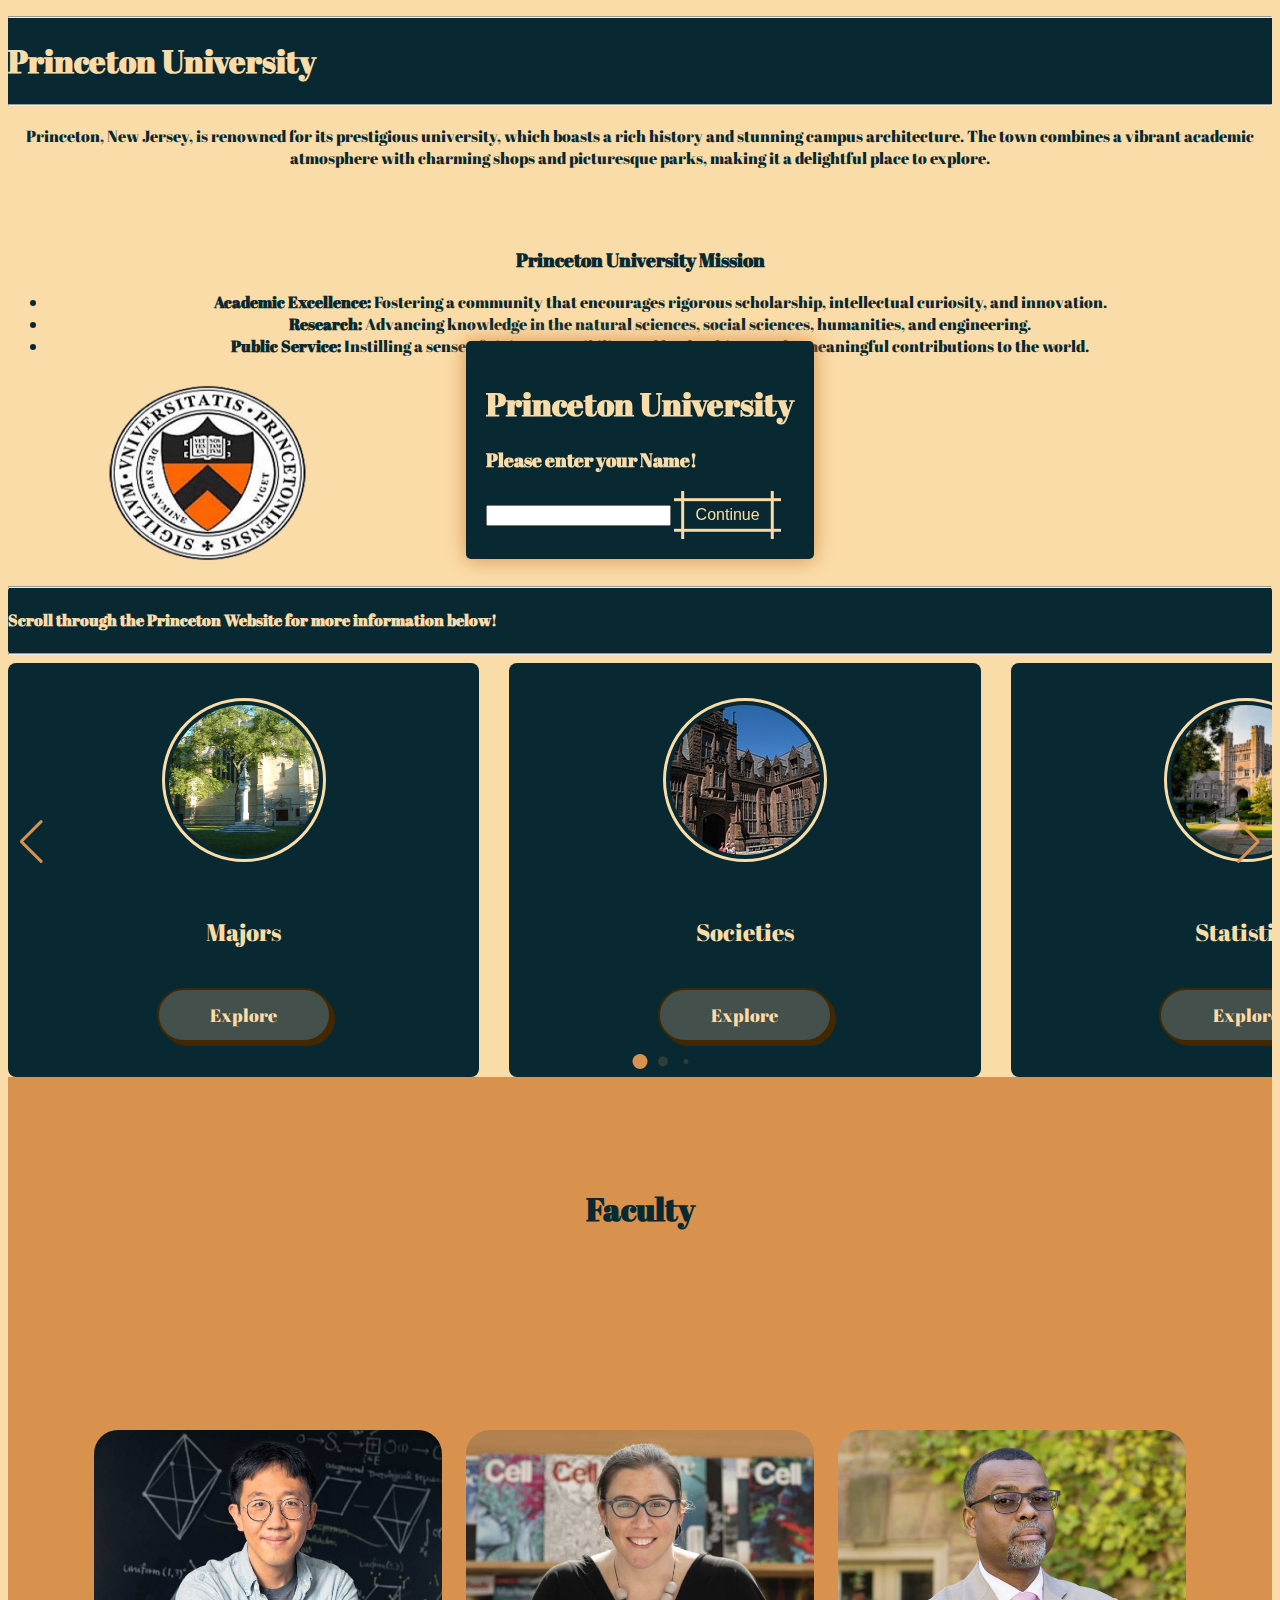
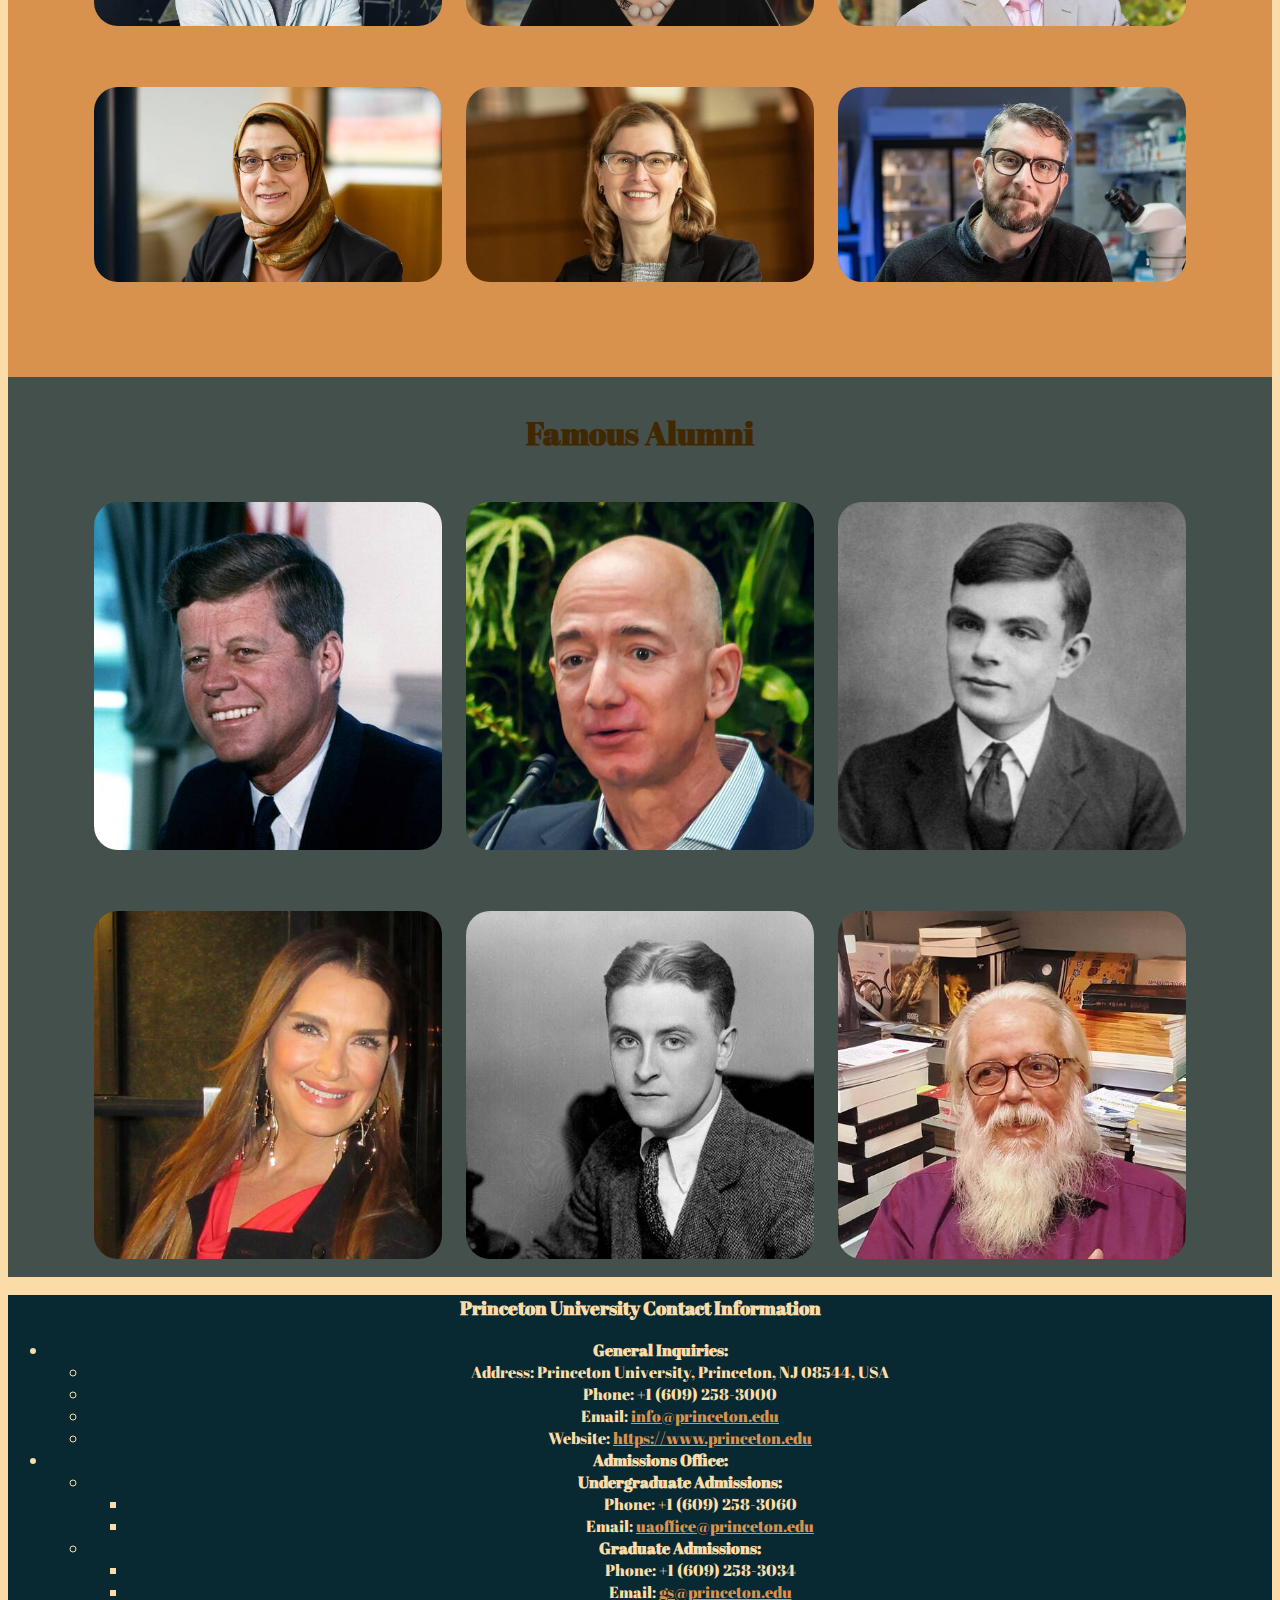
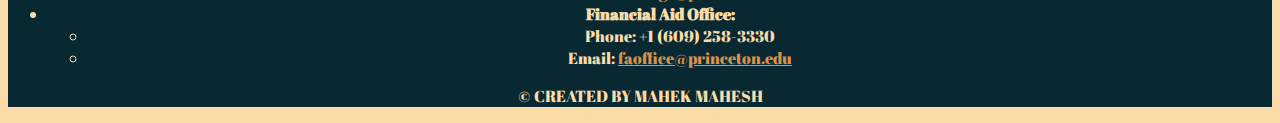
<file: index.html>
<!doctype html>
<html lang="en">

<head>
  <title>College Project</title>
  <!-- Required meta tags -->
  <meta charset="utf-8" />
  <meta name="viewport" content="width=device-width, initial-scale=1, shrink-to-fit=no" />
  <link rel="stylesheet" href="style.css">
  <!--LINKING SWIPER JS-->
  <link rel="stylesheet" href="https://cdn.jsdelivr.net/npm/swiper@11/swiper-bundle.min.css" />
  <!-- Bootstrap CSS v5.2.1 -->
  <link href="https://cdn.jsdelivr.net/npm/bootstrap@5.3.2/dist/css/bootstrap.min.css" rel="stylesheet"
    integrity="sha384-T3c6CoIi6uLrA9TneNEoa7RxnatzjcDSCmG1MXxSR1GAsXEV/Dwwykc2MPK8M2HN" crossorigin="anonymous" />
  <link rel="preconnect" href="https://fonts.googleapis.com">
  <link rel="preconnect" href="https://fonts.gstatic.com" crossorigin>
  <link href="https://fonts.googleapis.com/css2?family=Abril+Fatface&display=swap" rel="stylesheet">
</head>

<body>

  <div id="body" id="blur">

    <div class="pp">
      <div id="popup" class="hidden ">
        <div class="popup-content p-5 ">
          <h1 class="text-center ">Princeton University</h1>
          <div class="col-12 p-3">
            <h3 class="text-center"> Please enter your Name!</h3>
            <input id="userInput" class="m-auto">
            <button class="button-89" role="button" onclick="myFunction()" id="close-popup">Continue</button>


          </div>

        </div>
      </div>

    </div>

    <div class="content">
      <div class="header">
        <div class="row">

          <hr>
          <h1 class="col-12 text-center"> Princeton University </h1>


          <!-- TEST-->

          <hr>
          <h3 class="text-center" id="message"></h3>
          <h3 class="col-12 text-center"> </h3>
        </div>
      </div>

      <div class="row " id="intro">



        <p class="col-12 p-3">Princeton, New Jersey, is renowned for its prestigious university, which boasts a rich
          history and stunning campus architecture. The town combines a vibrant academic atmosphere with charming shops
          and picturesque parks, making it a delightful place to explore.</p>

        <br>
        <br>
        <div></div>
        <h3>Princeton University Mission</h3>
        <ul>
          <li><strong>Academic Excellence:</strong> Fostering a community that encourages rigorous scholarship,
            intellectual curiosity, and innovation.</li>
          <li><strong>Research:</strong> Advancing knowledge in the natural sciences, social sciences, humanities, and
            engineering.</li>
          <li><strong>Public Service:</strong> Instilling a sense of civic responsibility and leadership to make
            meaningful contributions to the world.</li>
        </ul>
      </div>
      <p></p>
    </div>

    <div class="row p-2 ">
      <img src="images/logo.png" class="img-fluid" id="logo">
    </div>
    <div class="row ">
      <div class="inst text-center" id="desc">
        <hr>
        <h4>Scroll through the Princeton Website for more information below!</h4>
        <hr>
      </div>
    </div>
    <div class="row m-3" id="rotcar">
      <!-- ROTATING CAROUSEL-->
      <!--https://www.youtube.com/watch?v=XxG7vqFecR8&list=PLpwngcHZlPae68z_mLFNfbJFIJVJ_Zcx2&index=2-->
      <div class="container swiper">
        <div class="slider-wrapper">
          <div class="card-list swiper-wrapper">
            <div class="card-item swiper-slide">
              <img src="images/round1.jpg" alt="User Image" class="user-image">
              <h2 class="user-profession"> Majors</h2>


              <a class="button-74 message-button" role="button" href="major.html">Explore</a>
            </div>
            <div class="card-item swiper-slide">
              <img src="images/round2.jpg" alt="User Image" class="user-image">
              <h2 class="user-profession">Societies</h2>

              <a class="button-74 message-button" role="button" href="society.html">Explore</a>
            </div>
            <div class="card-item swiper-slide">
              <img src="images/round3.jpg" alt="User Image" class="user-image">
              <h2 class="user-profession">Statistics</h2>

              <a class="button-74 message-button" role="button" href="statistics.html">Explore</a>
            </div>
            <div class="card-item swiper-slide">
              <img src="images/round4.jpg" alt="User Image" class="user-image">
              <h2 class="user-profession"> Dorms</h2>

              <a class="button-74 message-button" role="button" href="dorms.html">Explore</a>
            </div>
            <div class="card-item swiper-slide">
              <img src="images/round5.jpg" alt="User Image" class="user-image">
              <h2 class="user-profession"> Food</h2>

              <a class="button-74 message-button" role="button" href="food.html">Explore</a>
            </div>
            <div class="card-item swiper-slide">
              <img src="images/round6.jpg" alt="User Image" class="user-image">
              <h2 class="user-profession">Location</h2>

              <a class="button-74 message-button" role="button" href="location.html">Explore</a>
            </div>

          </div>
          <div class="swiper-pagination"></div>
          <div class=" swiper-slide-button swiper-button-prev"></div>
          <div class=" swiper-slide-button swiper-button-next"></div>
        </div>
      </div>

    </div>

    <div class="row p-3" id="faculty">
  
      <!--Faculty Row  ( https://www.youtube.com/watch?v=Q8BamnhOmWc&list=PL07efmqYWHZ9Acr4QPiecaGKsekcL2zvc  for the cards here and for Alumni )-->
      <div class="container" id="container">
        <h1> Faculty</h1>
        <div class="card__container">
          <article class="card__article">
            <img src="images/Junehuh.jpg" alt="image" class="card__img">
            <div class="card__data">
              <span class="card__description"> Mathematics. A man awarded one of the most prestigious awards in the field of mathematics</span>
              <h2 class="card__title">June Huh</h2>
          
            </div>
          </article>
          <article class="card__article">
            <img src="images/KristinaOlson.jpg" alt="image" class="card__img">
            <div class="card__data">
              <span class="card__description">Psychology. A MacArthur Fellow and an NSF emerging scientist award winner</span>
              <h2 class="card__title"> Kristina Olson</h2>
          
            </div>
          </article>
          <article class="card__article">
            <img src="images/Eddieglaude.jpg" alt="image" class="card__img">
            <div class="card__data">
              <span class="card__description">African American Studies and Religion. Author of "Democracy in Black,".</span>
              <h2 class="card__title"> Eddie Glaude Jr.</h2>
          
            </div>
          </article>
          <article class="card__article">
            <img src="images/Amaneyjamal.jpg" alt="image" class="card__img">
            <div class="card__data">
              <span class="card__description">Politics. Dean of the school of Public and International Affairs.</span>
              <h2 class="card__title">Amaney Jamal</h2>
             
            </div>
          </article>
          <article class="card__article">
            <img src="images/JanetCurrie.jpg" alt="image" class="card__img">
            <div class="card__data">
              <span class="card__description"> Economics and Public and International Affairs. Expert on health and wellbeing. </span>
              <h2 class="card__title">Janet Currie</h2>
              
            </div>
          </article>
          <article class="card__article">
            <img src="images/Clifford.jpg" alt="image" class="card__img">
            <div class="card__data">
              <span class="card__description">Chemical and biological engineering. His reasearch changed the understanding of cellular organization.</span>
              <h2 class="card__title">Clifford Brangwynne</h2>
             
            </div>
          </article>
        </div>
      </div>

    </div>
    <div class="row p-3" id="alumni">

      <!--Famous Alumni Row-->
      
      <div class="container" id="container">
        <h1>Famous Alumni</h1>
        <div class="card__container">
          <article class="card__article">
            <img src="images/jfkalum.jpg" alt="image" class="card__img">
            <div class="card__data">
              <span class="card__description"> The 35th president of america</span>
              <h2 class="card__title">John F Kennedy</h2>
             
            </div>
          </article>
          <article class="card__article">
            <img src="images/jeffbezosalum.jpg" alt="image" class="card__img">
            <div class="card__data">
              <span class="card__description">The Ceo of Amazon</span>
              <h2 class="card__title"> Jeff Bezos</h2>
          
            </div>
          </article>
          <article class="card__article">
            <img src="images/alanturingalum.jpg" alt="image" class="card__img">
            <div class="card__data">
              <span class="card__description">the English mathmatitian who cracked the enigma during WWII</span>
              <h2 class="card__title">Alan Turing</h2>
             
            </div>
          </article>
          <article class="card__article">
            <img src="images/brookeshieldsalum.jpg" alt="image" class="card__img">
            <div class="card__data">
              <span class="card__description">An American actress known for her beauty.</span>
              <h2 class="card__title">Brooke Sheilds</h2>
              
            </div>
          </article>
          <article class="card__article">
            <img src="images/fscottfitzalum.jpg" alt="image" class="card__img">
            <div class="card__data">
              <span class="card__description"> An American Writer with multiple hit novels.</span>
              <h2 class="card__title">F Scott Fitzgerald</h2>
          
            </div>
          </article>
          <article class="card__article">
            <img src="images/nambinarayanalum.jpg" alt="image" class="card__img">
            <div class="card__data">
              <span class="card__description">An Indian aerospace scientist who worked for IRSO ( Indian Space Research Organization) </span>
              <h2 class="card__title">Nambi Narayana</h2>
             
            </div>
          </article>
        </div>
      </div>

    </div>
  </div>
  <footer>
    <div>
      <h3>Princeton University Contact Information</h3>
      <ul>
        <li><strong>General Inquiries:</strong>
          <ul>
            <li>Address: Princeton University, Princeton, NJ 08544, USA</li>
            <li>Phone: +1 (609) 258-3000</li>
            <li>Email: <a id="foot" href="mailto:info@princeton.edu">info@princeton.edu</a></li>
            <li>Website: <a id="foot" href="https://www.princeton.edu" target="_blank">https://www.princeton.edu</a>
            </li>
          </ul>
        </li>
        <li><strong>Admissions Office:</strong>
          <ul>
            <li><strong>Undergraduate Admissions:</strong>
              <ul>
                <li>Phone: +1 (609) 258-3060</li>
                <li>Email: <a id="foot" href="mailto:uaoffice@princeton.edu">uaoffice@princeton.edu</a></li>
              </ul>
            </li>
            <li><strong>Graduate Admissions:</strong>
              <ul>
                <li>Phone: +1 (609) 258-3034</li>
                <li>Email: <a id="foot" href="mailto:gs@princeton.edu">gs@princeton.edu</a></li>
              </ul>
            </li>
          </ul>
        </li>
        <li><strong>Financial Aid Office:</strong>
          <ul>
            <li>Phone: +1 (609) 258-3330</li>
            <li>Email: <a id="foot" href="mailto:faoffice@princeton.edu">faoffice@princeton.edu</a></li>
          </ul>
        </li>
      </ul>
    </div>


    <div>
      <p>&copy; CREATED BY MAHEK MAHESH</p>
    </div>
  </footer>

  <!--LINKING SWIPER JS-->
  <script src="https://cdn.jsdelivr.net/npm/swiper@11/swiper-bundle.min.js"></script>
  <!-- Bootstrap JavaScript Libraries -->
  <script src="https://cdn.jsdelivr.net/npm/@popperjs/core@2.11.8/dist/umd/popper.min.js"
    integrity="sha384-I7E8VVD/ismYTF4hNIPjVp/Zjvgyol6VFvRkX/vR+Vc4jQkC+hVqc2pM8ODewa9r"
    crossorigin="anonymous"></script>

  <script src="https://cdn.jsdelivr.net/npm/bootstrap@5.3.2/dist/js/bootstrap.min.js"
    integrity="sha384-BBtl+eGJRgqQAUMxJ7pMwbEyER4l1g+O15P+16Ep7Q9Q+zqX6gSbd85u4mG4QzX+"
    crossorigin="anonymous"></script>
  <script src="script.js"></script>
</body>

</html>
</file>
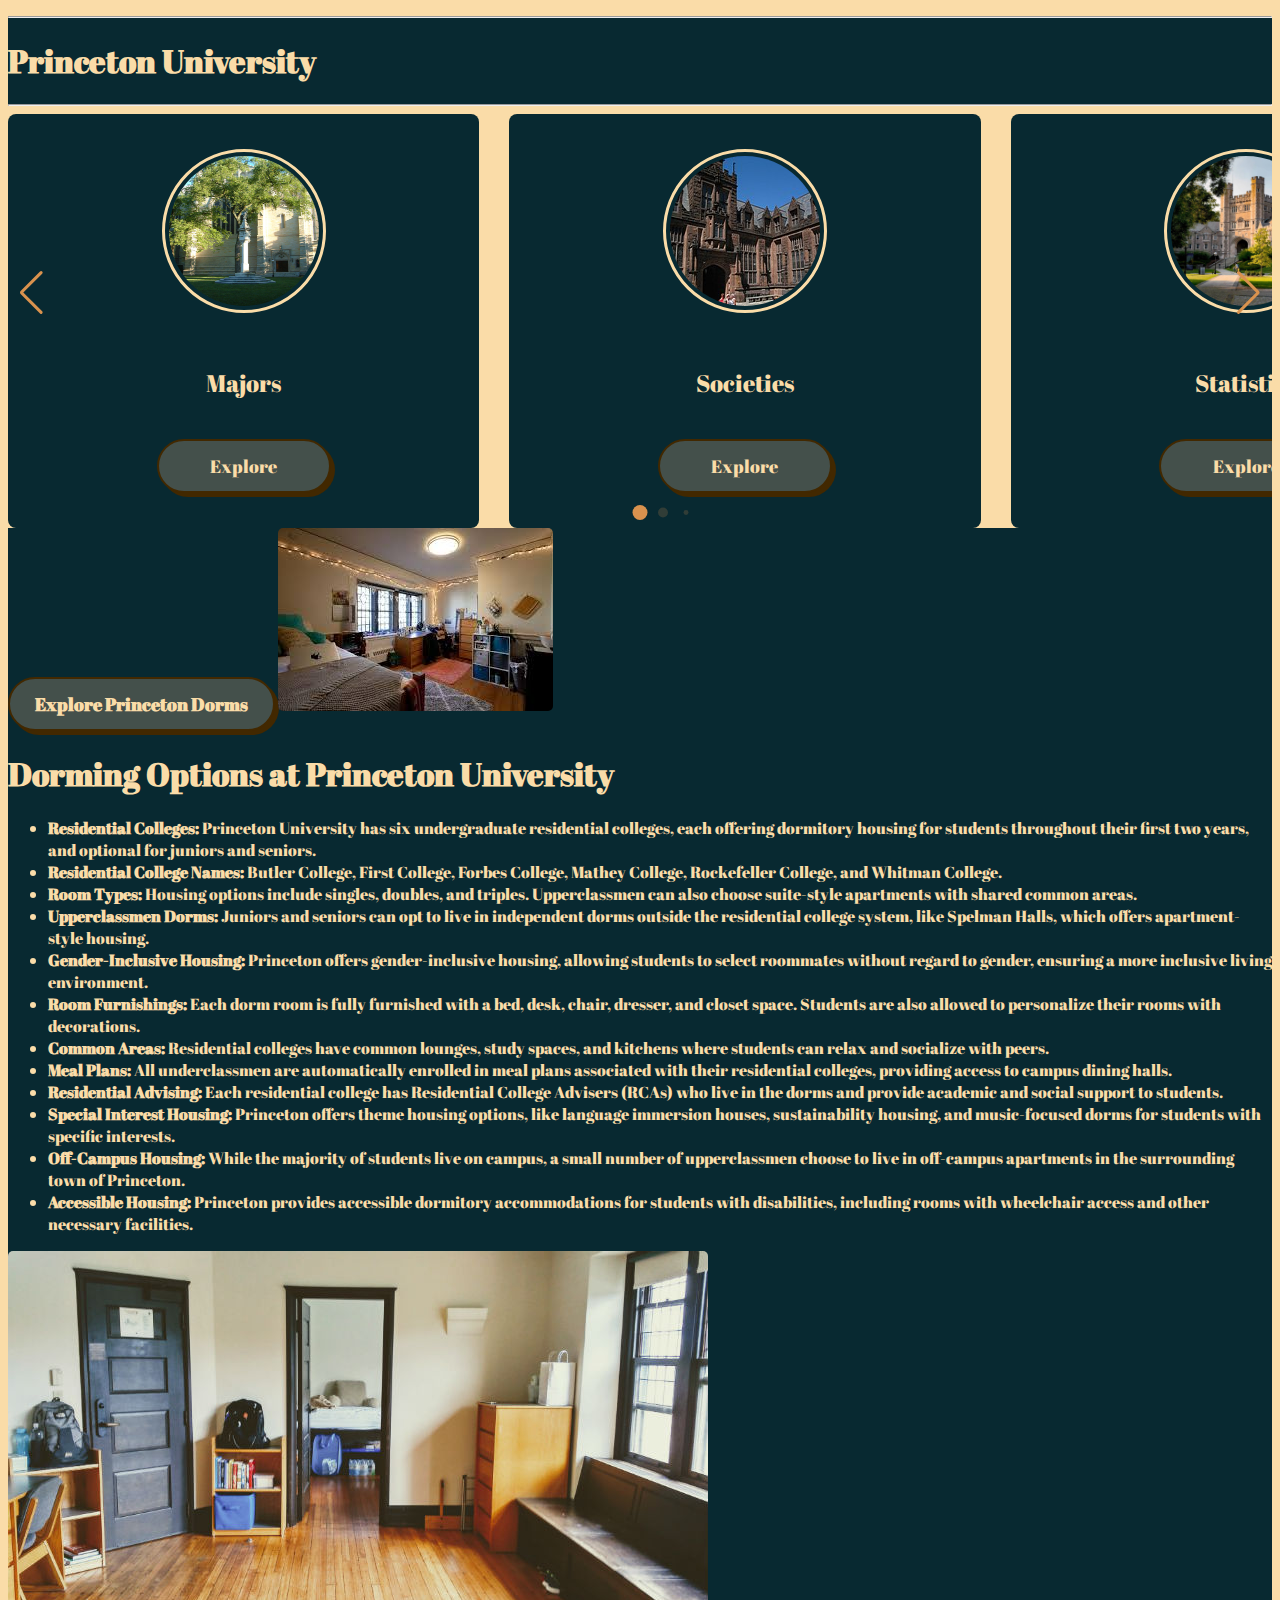
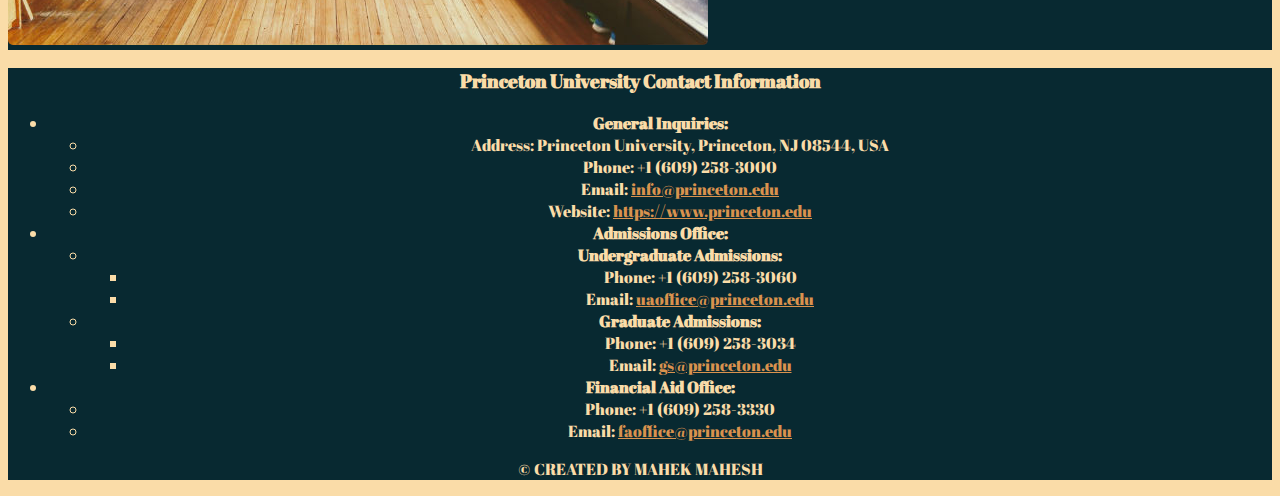
<file: dorms.html>
<!doctype html>
<html lang="en">

<head>
  <title>College Project</title>
  <!-- Required meta tags -->
  <meta charset="utf-8" />
  <meta name="viewport" content="width=device-width, initial-scale=1, shrink-to-fit=no" />
  <link rel="stylesheet" href="tab.css">
  <!--LINKING SWIPER JS-->
  <link rel="stylesheet" href="https://cdn.jsdelivr.net/npm/swiper@11/swiper-bundle.min.css" />
  <!-- Bootstrap CSS v5.2.1 -->
  <link href="https://cdn.jsdelivr.net/npm/bootstrap@5.3.2/dist/css/bootstrap.min.css" rel="stylesheet"
    integrity="sha384-T3c6CoIi6uLrA9TneNEoa7RxnatzjcDSCmG1MXxSR1GAsXEV/Dwwykc2MPK8M2HN" crossorigin="anonymous" />
  <link rel="preconnect" href="https://fonts.googleapis.com">
  <link rel="preconnect" href="https://fonts.gstatic.com" crossorigin>
  <link href="https://fonts.googleapis.com/css2?family=Abril+Fatface&display=swap" rel="stylesheet">
</head>

<body>

  <div id="body">



    <div class="content">
      <div class="header">
        <div class="row m-3 p-3">

          <hr>
          <h1 class="col-12 text-center"> Princeton University </h1>


          <!-- TEST-->

          <hr>

        </div>
      </div>
      <div class="row m-3" id="rotcar">
        <!-- ROTATING CAROUSEL-->
        <!--https://www.youtube.com/watch?v=XxG7vqFecR8&list=PLpwngcHZlPae68z_mLFNfbJFIJVJ_Zcx2&index=2-->
        <div class="container swiper">
          <div class="slider-wrapper">
            <div class="card-list swiper-wrapper">
              <div class="card-item swiper-slide">
                <img src="images/round1.jpg" alt="User Image" class="user-image">
                <h2 class="user-profession"> Majors</h2>


                <a class="button-74 message-button" role="button" href="major.html">Explore</a>
              </div>
              <div class="card-item swiper-slide">
                <img src="images/round2.jpg" alt="User Image" class="user-image">
                <h2 class="user-profession">Societies</h2>

                <a class="button-74 message-button" role="button" href="society.html">Explore</a>
              </div>
              <div class="card-item swiper-slide">
                <img src="images/round3.jpg" alt="User Image" class="user-image">
                <h2 class="user-profession">Statistics</h2>

                <a class="button-74 message-button" role="button" href="statistics.html">Explore</a>
              </div>
              <div class="card-item swiper-slide">
                <img src="images/round4.jpg" alt="User Image" class="user-image">
                <h2 class="user-profession"> Home</h2>

                <a class="button-74 message-button" role="button" href="index.html">Explore</a>
              </div>
              <div class="card-item swiper-slide">
                <img src="images/round5.jpg" alt="User Image" class="user-image">
                <h2 class="user-profession"> Food</h2>

                <a class="button-74 message-button" role="button" href="food.html">Explore</a>
              </div>
              <div class="card-item swiper-slide">
                <img src="images/round6.jpg" alt="User Image" class="user-image">
                <h2 class="user-profession">Location</h2>

                <a class="button-74 message-button" role="button" href="location.html">Explore</a>
              </div>

            </div>
            <div class="swiper-pagination"></div>
            <div class=" swiper-slide-button swiper-button-prev"></div>
            <div class=" swiper-slide-button swiper-button-next"></div>
          </div>
        </div>

      </div>
    </div>
    <div class="row p-3 m-auto info d-flex">
       
        <div class="col-lg-12 col-md-12 col-sm-12 m-auto p-5 d-flex" id="cont">
          <div>
            <a href="https://hres.princeton.edu/undergraduates" class="button-74 col-12 " target="_blank">Explore Princeton Dorms</a>

            <img src="images/dorm.jpeg " class="img-fluid p-3" id="article-photo">
            <h1>Dorming Options at Princeton University</h1>
            <ul>
                <li><strong>Residential Colleges:</strong> Princeton University has six undergraduate residential colleges, each offering dormitory housing for students throughout their first two years, and optional for juniors and seniors.</li>
                <li><strong>Residential College Names:</strong> Butler College, First College, Forbes College, Mathey College, Rockefeller College, and Whitman College.</li>
                <li><strong>Room Types:</strong> Housing options include singles, doubles, and triples. Upperclassmen can also choose suite-style apartments with shared common areas.</li>
                <li><strong>Upperclassmen Dorms:</strong> Juniors and seniors can opt to live in independent dorms outside the residential college system, like Spelman Halls, which offers apartment-style housing.</li>
                <li><strong>Gender-Inclusive Housing:</strong> Princeton offers gender-inclusive housing, allowing students to select roommates without regard to gender, ensuring a more inclusive living environment.</li>
                <li><strong>Room Furnishings:</strong> Each dorm room is fully furnished with a bed, desk, chair, dresser, and closet space. Students are also allowed to personalize their rooms with decorations.</li>
                <li><strong>Common Areas:</strong> Residential colleges have common lounges, study spaces, and kitchens where students can relax and socialize with peers.</li>
                <li><strong>Meal Plans:</strong> All underclassmen are automatically enrolled in meal plans associated with their residential colleges, providing access to campus dining halls.</li>
                <li><strong>Residential Advising:</strong> Each residential college has Residential College Advisers (RCAs) who live in the dorms and provide academic and social support to students.</        li>
                <li><strong>Special Interest Housing:</strong> Princeton offers theme housing options, like language immersion houses, sustainability housing, and music-focused dorms for students with specific interests.</li>
                <li><strong>Off-Campus Housing:</strong> While the majority of students live on campus, a small number of upperclassmen choose to live in off-campus apartments in the surrounding town of Princeton.</li>
                <li><strong>Accessible Housing:</strong> Princeton provides accessible dormitory accommodations for students with disabilities, including rooms with wheelchair access and other necessary facilities.</li>
            </ul>
            <img src="images/dorm2.jpg " class="img-fluid p-3" id="article-photo">
            
          </div>
        </div>
      </div>
      
  
  
    </div>
  
    </div>
    </div>
  <footer>
    <div>
      <h3>Princeton University Contact Information</h3>
      <ul>
        <li><strong>General Inquiries:</strong>
          <ul>
            <li>Address: Princeton University, Princeton, NJ 08544, USA</li>
            <li>Phone: +1 (609) 258-3000</li>
            <li>Email: <a id="foot"  href="mailto:info@princeton.edu">info@princeton.edu</a></li>
            <li>Website: <a id="foot"  href="https://www.princeton.edu" target="_blank">https://www.princeton.edu</a></li>
          </ul>
        </li>
        <li><strong>Admissions Office:</strong>
          <ul>
            <li><strong>Undergraduate Admissions:</strong>
              <ul>
                <li>Phone: +1 (609) 258-3060</li>
                <li>Email: <a id="foot" href="mailto:uaoffice@princeton.edu">uaoffice@princeton.edu</a></li>
              </ul>
            </li>
            <li><strong>Graduate Admissions:</strong>
              <ul>
                <li>Phone: +1 (609) 258-3034</li>
                <li>Email: <a id="foot" href="mailto:gs@princeton.edu">gs@princeton.edu</a></li>
              </ul>
            </li>
          </ul>
        </li>
        <li><strong>Financial Aid Office:</strong>
          <ul>
            <li>Phone: +1 (609) 258-3330</li>
            <li>Email: <a id="foot" href="mailto:faoffice@princeton.edu">faoffice@princeton.edu</a></li>
          </ul>
        </li>
      </ul>
    </div>

  
    <div>
      <p>&copy; CREATED BY MAHEK MAHESH</p>
    </div>
  </footer>
  <!--LINKING SWIPER JS-->
  <script src="https://cdn.jsdelivr.net/npm/swiper@11/swiper-bundle.min.js"></script>
  <!-- Bootstrap JavaScript Libraries -->
  <script src="https://cdn.jsdelivr.net/npm/@popperjs/core@2.11.8/dist/umd/popper.min.js"
    integrity="sha384-I7E8VVD/ismYTF4hNIPjVp/Zjvgyol6VFvRkX/vR+Vc4jQkC+hVqc2pM8ODewa9r"
    crossorigin="anonymous"></script>

  <script src="https://cdn.jsdelivr.net/npm/bootstrap@5.3.2/dist/js/bootstrap.min.js"
    integrity="sha384-BBtl+eGJRgqQAUMxJ7pMwbEyER4l1g+O15P+16Ep7Q9Q+zqX6gSbd85u4mG4QzX+"
    crossorigin="anonymous"></script>
  <script src="tab.js"></script>
</body>

</html>
</file>
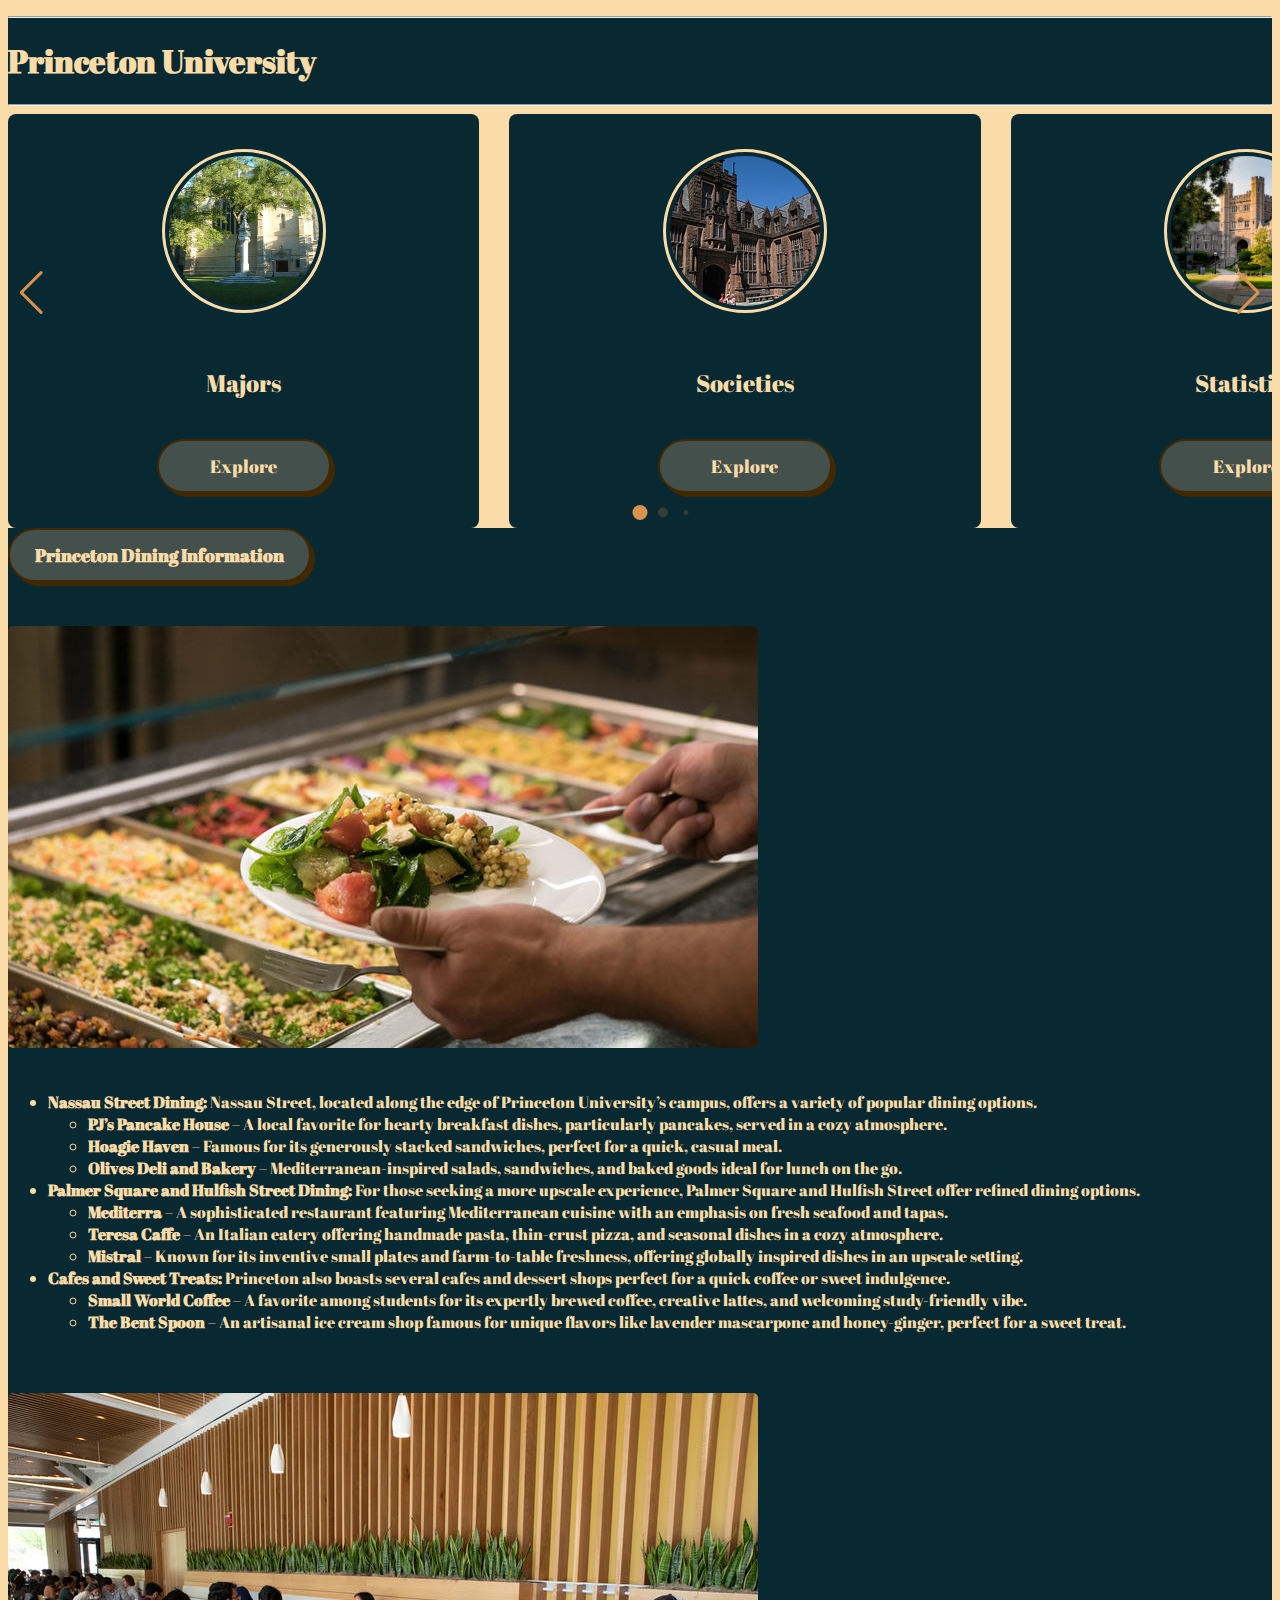
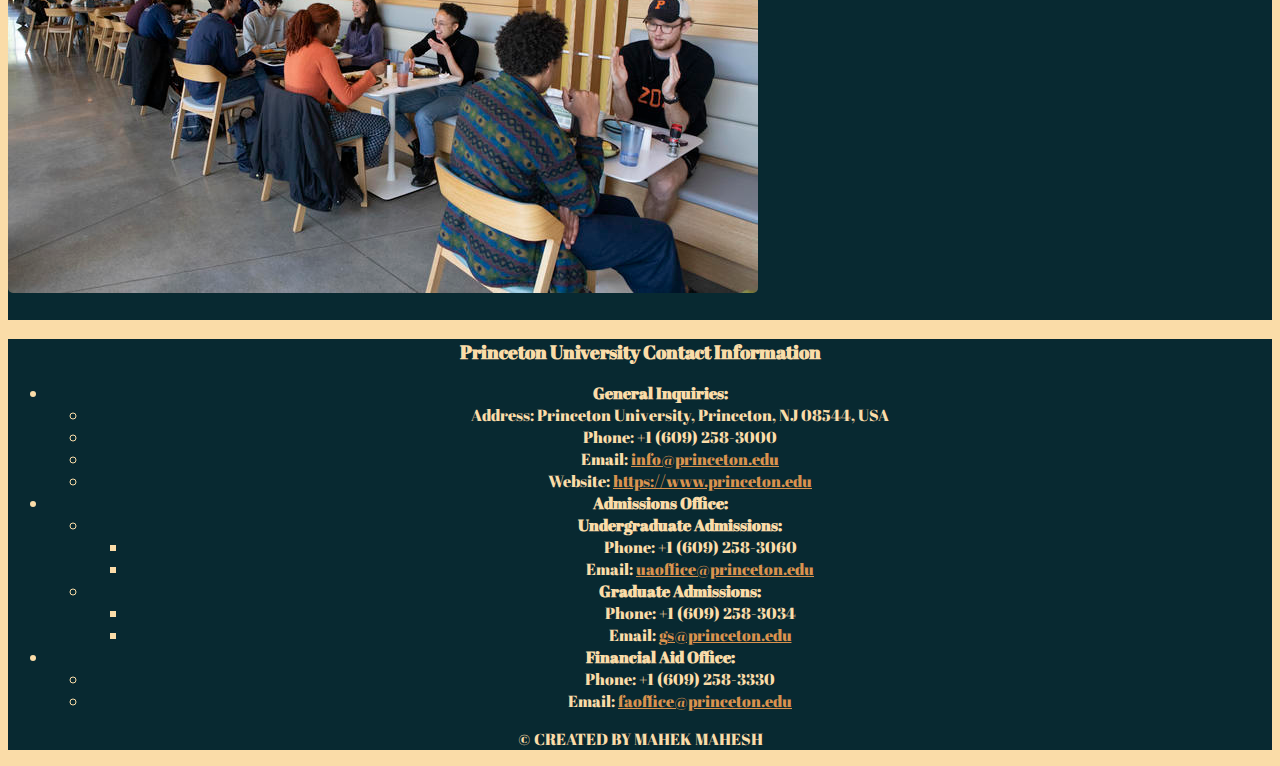
<file: food.html>
<!doctype html>
<html lang="en">

<head>
    <title>College Project</title>
    <!-- Required meta tags -->
    <meta charset="utf-8" />
    <meta name="viewport" content="width=device-width, initial-scale=1, shrink-to-fit=no" />
    <link rel="stylesheet" href="tab.css">
    <!--LINKING SWIPER JS-->
    <link rel="stylesheet" href="https://cdn.jsdelivr.net/npm/swiper@11/swiper-bundle.min.css" />
    <!-- Bootstrap CSS v5.2.1 -->
    <link href="https://cdn.jsdelivr.net/npm/bootstrap@5.3.2/dist/css/bootstrap.min.css" rel="stylesheet"
        integrity="sha384-T3c6CoIi6uLrA9TneNEoa7RxnatzjcDSCmG1MXxSR1GAsXEV/Dwwykc2MPK8M2HN" crossorigin="anonymous" />
    <link rel="preconnect" href="https://fonts.googleapis.com">
    <link rel="preconnect" href="https://fonts.gstatic.com" crossorigin>
    <link href="https://fonts.googleapis.com/css2?family=Abril+Fatface&display=swap" rel="stylesheet">
</head>

<body>

    <div id="body">



        <div class="content">
            <div class="header">
                <div class="row m-3 p-3">

                    <hr>
                    <h1 class="col-12 text-center"> Princeton University </h1>


                    <!-- TEST-->

                    <hr>

                </div>
            </div>
            <div class="row m-3" id="rotcar">
                <!-- ROTATING CAROUSEL-->
                <!--https://www.youtube.com/watch?v=XxG7vqFecR8&list=PLpwngcHZlPae68z_mLFNfbJFIJVJ_Zcx2&index=2-->
                <div class="container swiper">
                    <div class="slider-wrapper">
                        <div class="card-list swiper-wrapper">
                            <div class="card-item swiper-slide">
                                <img src="images/round1.jpg" alt="User Image" class="user-image">
                                <h2 class="user-profession"> Majors</h2>


                                <a class="button-74 message-button" role="button" href="major.html">Explore</a>
                            </div>
                            <div class="card-item swiper-slide">
                                <img src="images/round2.jpg" alt="User Image" class="user-image">
                                <h2 class="user-profession">Societies</h2>

                                <a class="button-74 message-button" role="button"  href="society.html">Explore</a>
                            </div>
                            <div class="card-item swiper-slide">
                                <img src="images/round3.jpg" alt="User Image" class="user-image">
                                <h2 class="user-profession">Statistics</h2>

                                <a class="button-74 message-button" role="button" href="statistics.html">Explore</a>
                            </div>
                            <div class="card-item swiper-slide">
                                <img src="images/round4.jpg" alt="User Image" class="user-image">
                                <h2 class="user-profession"> Dorms</h2>

                                <a class="button-74 message-button" role="button" href="dorms.html">Explore</a>
                            </div>
                            <div class="card-item swiper-slide">
                                <img src="images/round5.jpg" alt="User Image" class="user-image">
                                <h2 class="user-profession"> Home</h2>

                                <a class="button-74 message-button" role="button" href="index.html">Explore</a>
                            </div>
                            <div class="card-item swiper-slide">
                                <img src="images/round6.jpg" alt="User Image" class="user-image">
                                <h2 class="user-profession">Location</h2>

                                <a class="button-74 message-button" role="button" href="location.html">Explore</a>
                            </div>

                        </div>
                        <div class="swiper-pagination"></div>
                        <div class=" swiper-slide-button swiper-button-prev"></div>
                        <div class=" swiper-slide-button swiper-button-next"></div>
                    </div>
                </div>

            </div>
        </div>
        <div class="row p-3 m-auto info">
            <div class=" col-lg-12 col-md-12 " id="list">

            </div>
            <div class=" col-lg-8 col-md-8 col-sm-12 m-auto p-5" id="cont">
                <div class="row" id="dining">
                <a href="https://dining.princeton.edu/" class="button-74" >Princeton Dining Information</a>
        </div>
<br> <br><img src="images/food1.jpg" id="article-photo" class="img-fluid"><br><br>
<ul>
    <li>
      <strong>Nassau Street Dining:</strong> Nassau Street, located along the edge of Princeton University’s campus, offers a variety of popular dining options. 
      <ul>
        <li><strong>PJ’s Pancake House</strong> – A local favorite for hearty breakfast dishes, particularly pancakes, served in a cozy atmosphere.</li>
        <li><strong>Hoagie Haven</strong> – Famous for its generously stacked sandwiches, perfect for a quick, casual meal.</li>
        <li><strong>Olives Deli and Bakery</strong> – Mediterranean-inspired salads, sandwiches, and baked goods ideal for lunch on the go.</li>
      </ul>
    </li>
    
    <li>
      <strong>Palmer Square and Hulfish Street Dining:</strong> For those seeking a more upscale experience, Palmer Square and Hulfish Street offer refined dining options.
      <ul>
        <li><strong>Mediterra</strong> – A sophisticated restaurant featuring Mediterranean cuisine with an emphasis on fresh seafood and tapas.</li>
        <li><strong>Teresa Caffe</strong> – An Italian eatery offering handmade pasta, thin-crust pizza, and seasonal dishes in a cozy atmosphere.</li>
        <li><strong>Mistral</strong> – Known for its inventive small plates and farm-to-table freshness, offering globally inspired dishes in an upscale setting.</li>
      </ul>
    </li>
    
    <li>
      <strong>Cafes and Sweet Treats:</strong> Princeton also boasts several cafes and dessert shops perfect for a quick coffee or sweet indulgence.
      <ul>
        <li><strong>Small World Coffee</strong> – A favorite among students for its expertly brewed coffee, creative lattes, and welcoming study-friendly vibe.</li>
        <li><strong>The Bent Spoon</strong> – An artisanal ice cream shop famous for unique flavors like lavender mascarpone and honey-ginger, perfect for a sweet treat.</li>
      </ul>
    </li>
  </ul>
  
     <br> <br><img src="images/food2.jpg" id="article-photo" class="img-fluid"><br><br>
 
            </div>
        </div>


    </div>

    </div>
    </div>
    <footer>
        <div>
          <h3>Princeton University Contact Information</h3>
          <ul>
            <li><strong>General Inquiries:</strong>
              <ul>
                <li>Address: Princeton University, Princeton, NJ 08544, USA</li>
                <li>Phone: +1 (609) 258-3000</li>
                <li>Email: <a id="foot"  href="mailto:info@princeton.edu">info@princeton.edu</a></li>
                <li>Website: <a id="foot"  href="https://www.princeton.edu" target="_blank">https://www.princeton.edu</a></li>
              </ul>
            </li>
            <li><strong>Admissions Office:</strong>
              <ul>
                <li><strong>Undergraduate Admissions:</strong>
                  <ul>
                    <li>Phone: +1 (609) 258-3060</li>
                    <li>Email: <a id="foot" href="mailto:uaoffice@princeton.edu">uaoffice@princeton.edu</a></li>
                  </ul>
                </li>
                <li><strong>Graduate Admissions:</strong>
                  <ul>
                    <li>Phone: +1 (609) 258-3034</li>
                    <li>Email: <a id="foot" href="mailto:gs@princeton.edu">gs@princeton.edu</a></li>
                  </ul>
                </li>
              </ul>
            </li>
            <li><strong>Financial Aid Office:</strong>
              <ul>
                <li>Phone: +1 (609) 258-3330</li>
                <li>Email: <a id="foot" href="mailto:faoffice@princeton.edu">faoffice@princeton.edu</a></li>
              </ul>
            </li>
          </ul>
        </div>
    
      
        <div>
          <p>&copy; CREATED BY MAHEK MAHESH</p>
        </div>
      </footer>
    <!--LINKING SWIPER JS-->
    <script src="https://cdn.jsdelivr.net/npm/swiper@11/swiper-bundle.min.js"></script>
    <!-- Bootstrap JavaScript Libraries -->
    <script src="https://cdn.jsdelivr.net/npm/@popperjs/core@2.11.8/dist/umd/popper.min.js"
        integrity="sha384-I7E8VVD/ismYTF4hNIPjVp/Zjvgyol6VFvRkX/vR+Vc4jQkC+hVqc2pM8ODewa9r"
        crossorigin="anonymous"></script>

    <script src="https://cdn.jsdelivr.net/npm/bootstrap@5.3.2/dist/js/bootstrap.min.js"
        integrity="sha384-BBtl+eGJRgqQAUMxJ7pMwbEyER4l1g+O15P+16Ep7Q9Q+zqX6gSbd85u4mG4QzX+"
        crossorigin="anonymous"></script>
    <script src="tab.js"></script>
</body>

</html>
</file>
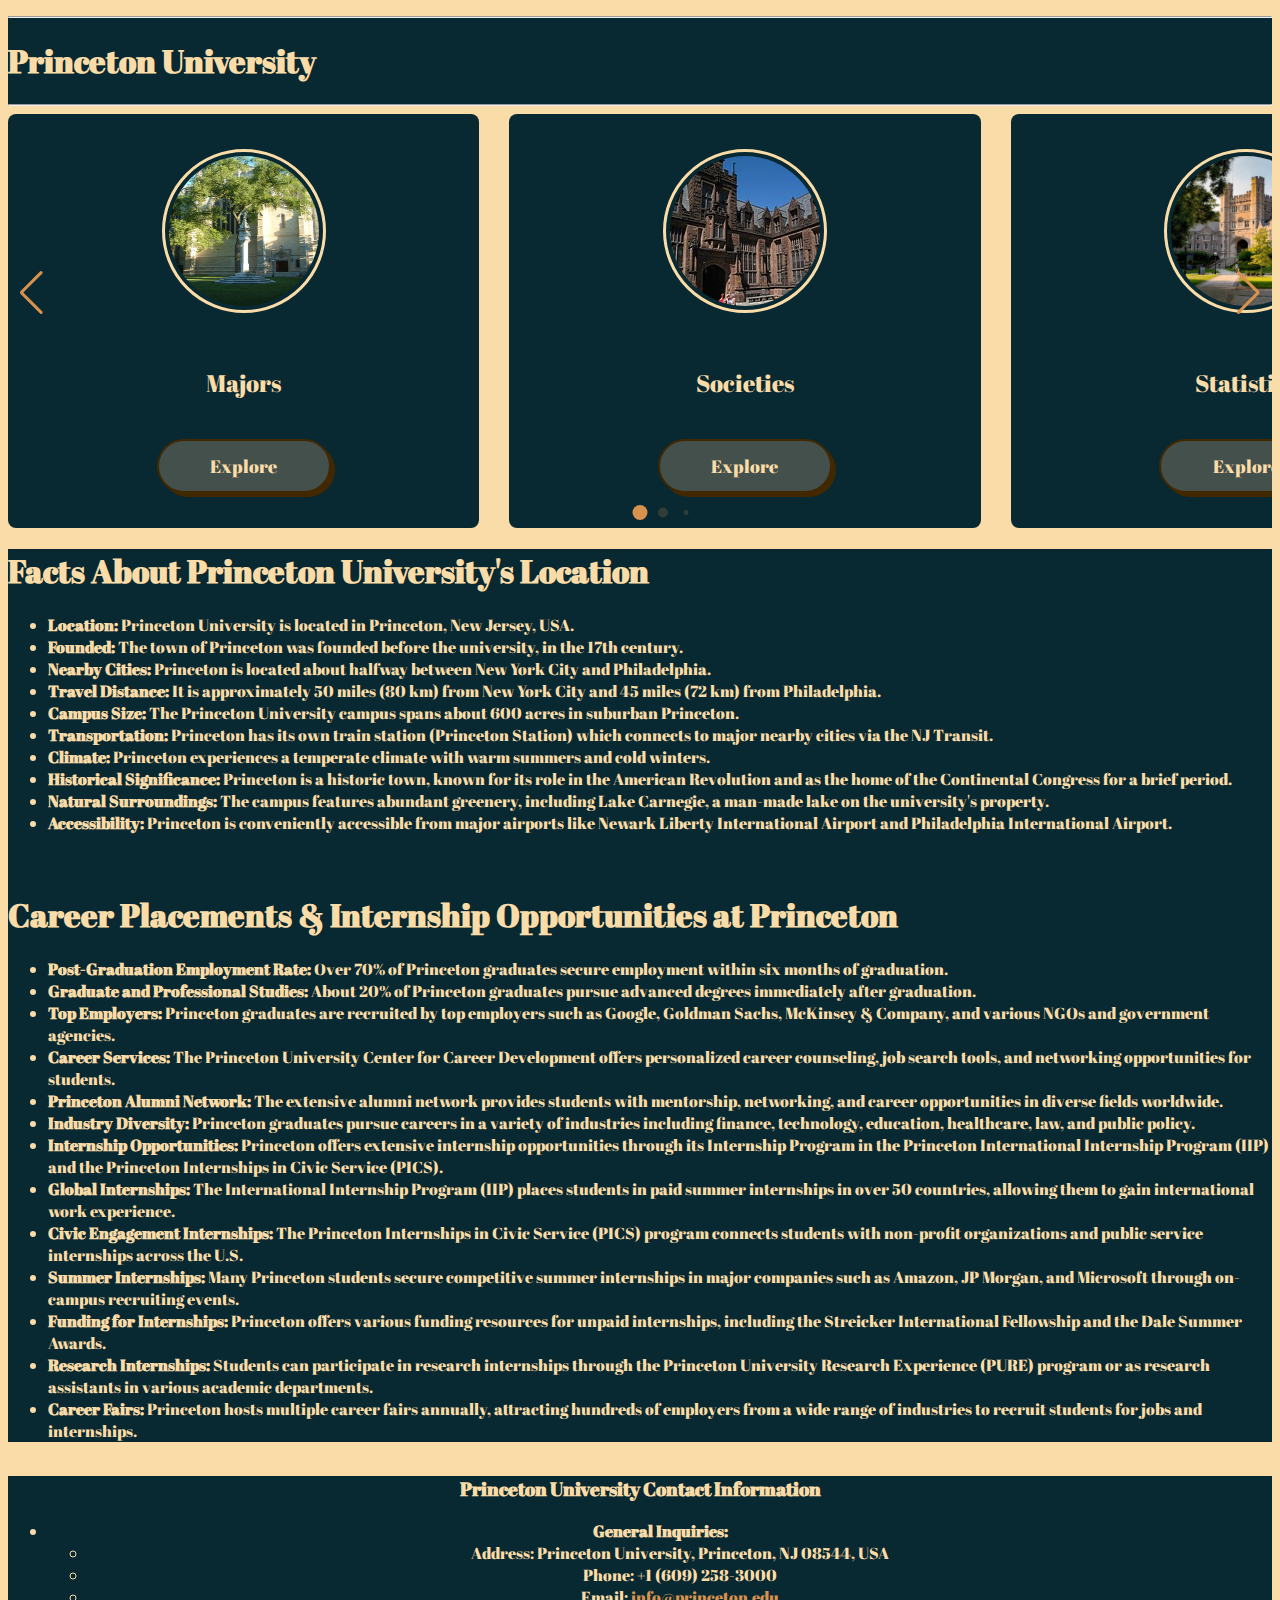
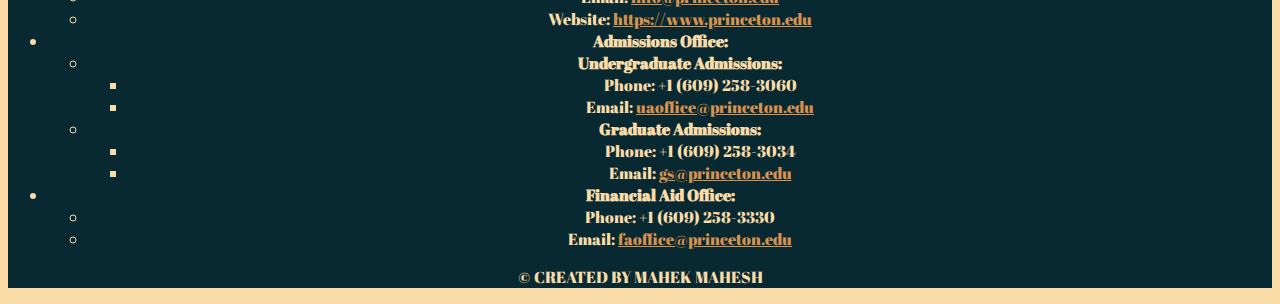
<file: location.html>
<!doctype html>
<html lang="en">

<head>
  <title>College Project</title>
  <!-- Required meta tags -->
  <meta charset="utf-8" />
  <meta name="viewport" content="width=device-width, initial-scale=1, shrink-to-fit=no" />
  <link rel="stylesheet" href="tab.css">
  <!--LINKING SWIPER JS-->
  <link rel="stylesheet" href="https://cdn.jsdelivr.net/npm/swiper@11/swiper-bundle.min.css" />
  <!-- Bootstrap CSS v5.2.1 -->
  <link href="https://cdn.jsdelivr.net/npm/bootstrap@5.3.2/dist/css/bootstrap.min.css" rel="stylesheet"
    integrity="sha384-T3c6CoIi6uLrA9TneNEoa7RxnatzjcDSCmG1MXxSR1GAsXEV/Dwwykc2MPK8M2HN" crossorigin="anonymous" />
  <link rel="preconnect" href="https://fonts.googleapis.com">
  <link rel="preconnect" href="https://fonts.gstatic.com" crossorigin>
  <link href="https://fonts.googleapis.com/css2?family=Abril+Fatface&display=swap" rel="stylesheet">
</head>

<body>

  <div id="body">



    <div class="content">
      <div class="header">
        <div class="row m-3 p-3">

          <hr>
          <h1 class="col-12 text-center"> Princeton University </h1>


          <!-- TEST-->

          <hr>

        </div>
      </div>
      <div class="row m-3" id="rotcar">
        <!-- ROTATING CAROUSEL-->
        <!--https://www.youtube.com/watch?v=XxG7vqFecR8&list=PLpwngcHZlPae68z_mLFNfbJFIJVJ_Zcx2&index=2-->
        <div class="container swiper">
          <div class="slider-wrapper">
            <div class="card-list swiper-wrapper">
              <div class="card-item swiper-slide">
                <img src="images/round1.jpg" alt="User Image" class="user-image">
                <h2 class="user-profession"> Majors</h2>


                <a class="button-74 message-button" role="button" href="major.html">Explore</a>
              </div>
              <div class="card-item swiper-slide">
                <img src="images/round2.jpg" alt="User Image" class="user-image">
                <h2 class="user-profession">Societies</h2>

                <a class="button-74 message-button" role="button" href="society.html">Explore</a>
              </div>
              <div class="card-item swiper-slide">
                <img src="images/round3.jpg" alt="User Image" class="user-image">
                <h2 class="user-profession">Statistics</h2>

                <a class="button-74 message-button" role="button" href="statistics.html">Explore</a>
              </div>
              <div class="card-item swiper-slide">
                <img src="images/round4.jpg" alt="User Image" class="user-image">
                <h2 class="user-profession"> Dorms</h2>

                <a class="button-74 message-button" role="button" href="dorms.html">Explore</a>
              </div>
              <div class="card-item swiper-slide">
                <img src="images/round5.jpg" alt="User Image" class="user-image">
                <h2 class="user-profession"> Food</h2>

                <a class="button-74 message-button" role="button" href="food.html">Explore</a>
              </div>
              <div class="card-item swiper-slide">
                <img src="images/round6.jpg" alt="User Image" class="user-image">
                <h2 class="user-profession">Home</h2>

                <a class="button-74 message-button" role="button" href="index.html">Explore</a>
              </div>

            </div>
            <div class="swiper-pagination"></div>
            <div class=" swiper-slide-button swiper-button-prev"></div>
            <div class=" swiper-slide-button swiper-button-next"></div>
          </div>
        </div>

      </div>
    </div>
    <div class="row p-3 m-auto info d-flex">
      
      
        <div class="col-lg-12 col-md-12 col-sm-12 m-auto p-5 d-flex" id="cont">
          <div>
            <h1>Facts About Princeton University's Location</h1>
            <ul>
                <li><strong>Location:</strong> Princeton University is located in Princeton, New Jersey, USA.</li>
                <li><strong>Founded:</strong> The town of Princeton was founded before the university, in the 17th century.</li>
                <li><strong>Nearby Cities:</strong> Princeton is located about halfway between New York City and Philadelphia.</li>
                <li><strong>Travel Distance:</strong> It is approximately 50 miles (80 km) from New York City and 45 miles (72 km) from Philadelphia.</li>
                <li><strong>Campus Size:</strong> The Princeton University campus spans about 600 acres in suburban Princeton.</li>
                <li><strong>Transportation:</strong> Princeton has its own train station (Princeton Station) which connects to major nearby cities via the NJ Transit.</li>
                <li><strong>Climate:</strong> Princeton experiences a temperate climate with warm summers and cold winters.</li>
                <li><strong>Historical Significance:</strong> Princeton is a historic town, known for its role in the American Revolution and as the home of the Continental Congress for a brief period.</li>
                <li><strong>Natural Surroundings:</strong> The campus features abundant greenery, including Lake Carnegie, a man-made lake on the university's property.</li>
                <li><strong>Accessibility:</strong> Princeton is conveniently accessible from major airports like Newark Liberty International Airport and Philadelphia International Airport.</li>
            </ul>
            <br>
            <h1>Career Placements & Internship Opportunities at Princeton</h1>
    <ul>
        <li><strong>Post-Graduation Employment Rate:</strong> Over 70% of Princeton graduates secure employment within six months of graduation.</li>
        <li><strong>Graduate and Professional Studies:</strong> About 20% of Princeton graduates pursue advanced degrees immediately after graduation.</li>
        <li><strong>Top Employers:</strong> Princeton graduates are recruited by top employers such as Google, Goldman Sachs, McKinsey & Company, and various NGOs and government agencies.</li>
        <li><strong>Career Services:</strong> The Princeton University Center for Career Development offers personalized career counseling, job search tools, and networking opportunities for students.</li>
        <li><strong>Princeton Alumni Network:</strong> The extensive alumni network provides students with mentorship, networking, and career opportunities in diverse fields worldwide.</li>
        <li><strong>Industry Diversity:</strong> Princeton graduates pursue careers in a variety of industries including finance, technology, education, healthcare, law, and public policy.</li>
        <li><strong>Internship Opportunities:</strong> Princeton offers extensive internship opportunities through its Internship Program in the Princeton International Internship Program (IIP) and the Princeton Internships in Civic Service (PICS).</li>
        <li><strong>Global Internships:</strong> The International Internship Program (IIP) places students in paid summer internships in over 50 countries, allowing them to gain international work experience.</li>
        <li><strong>Civic Engagement Internships:</strong> The Princeton Internships in Civic Service (PICS) program connects students with non-profit organizations and public service internships across the U.S.</li>
        <li><strong>Summer Internships:</strong> Many Princeton students secure competitive summer internships in major companies such as Amazon, JP Morgan, and Microsoft through on-campus recruiting events.</li>
        <li><strong>Funding for Internships:</strong> Princeton offers various funding resources for unpaid internships, including the Streicker International Fellowship and the Dale Summer Awards.</li>
        <li><strong>Research Internships:</strong> Students can participate in research internships through the Princeton University Research Experience (PURE) program or as research assistants in various academic departments.</li>
        <li><strong>Career Fairs:</strong> Princeton hosts multiple career fairs annually, attracting hundreds of employers from a wide range of industries to recruit students for jobs and internships.</li>
    </ul>
          </div>
        </div>
      </div>
      
  
  
    </div>
  
    </div>
    </div>
  <footer>
    <div>
      <h3>Princeton University Contact Information</h3>
      <ul>
        <li><strong>General Inquiries:</strong>
          <ul>
            <li>Address: Princeton University, Princeton, NJ 08544, USA</li>
            <li>Phone: +1 (609) 258-3000</li>
            <li>Email: <a id="foot"  href="mailto:info@princeton.edu">info@princeton.edu</a></li>
            <li>Website: <a id="foot"  href="https://www.princeton.edu" target="_blank">https://www.princeton.edu</a></li>
          </ul>
        </li>
        <li><strong>Admissions Office:</strong>
          <ul>
            <li><strong>Undergraduate Admissions:</strong>
              <ul>
                <li>Phone: +1 (609) 258-3060</li>
                <li>Email: <a id="foot" href="mailto:uaoffice@princeton.edu">uaoffice@princeton.edu</a></li>
              </ul>
            </li>
            <li><strong>Graduate Admissions:</strong>
              <ul>
                <li>Phone: +1 (609) 258-3034</li>
                <li>Email: <a id="foot" href="mailto:gs@princeton.edu">gs@princeton.edu</a></li>
              </ul>
            </li>
          </ul>
        </li>
        <li><strong>Financial Aid Office:</strong>
          <ul>
            <li>Phone: +1 (609) 258-3330</li>
            <li>Email: <a id="foot" href="mailto:faoffice@princeton.edu">faoffice@princeton.edu</a></li>
          </ul>
        </li>
      </ul>
    </div>

  
    <div>
      <p>&copy; CREATED BY MAHEK MAHESH</p>
    </div>
  </footer>
  <!--LINKING SWIPER JS-->
  <script src="https://cdn.jsdelivr.net/npm/swiper@11/swiper-bundle.min.js"></script>
  <!-- Bootstrap JavaScript Libraries -->
  <script src="https://cdn.jsdelivr.net/npm/@popperjs/core@2.11.8/dist/umd/popper.min.js"
    integrity="sha384-I7E8VVD/ismYTF4hNIPjVp/Zjvgyol6VFvRkX/vR+Vc4jQkC+hVqc2pM8ODewa9r"
    crossorigin="anonymous"></script>

  <script src="https://cdn.jsdelivr.net/npm/bootstrap@5.3.2/dist/js/bootstrap.min.js"
    integrity="sha384-BBtl+eGJRgqQAUMxJ7pMwbEyER4l1g+O15P+16Ep7Q9Q+zqX6gSbd85u4mG4QzX+"
    crossorigin="anonymous"></script>
  <script src="tab.js"></script>
</body>

</html>
</file>
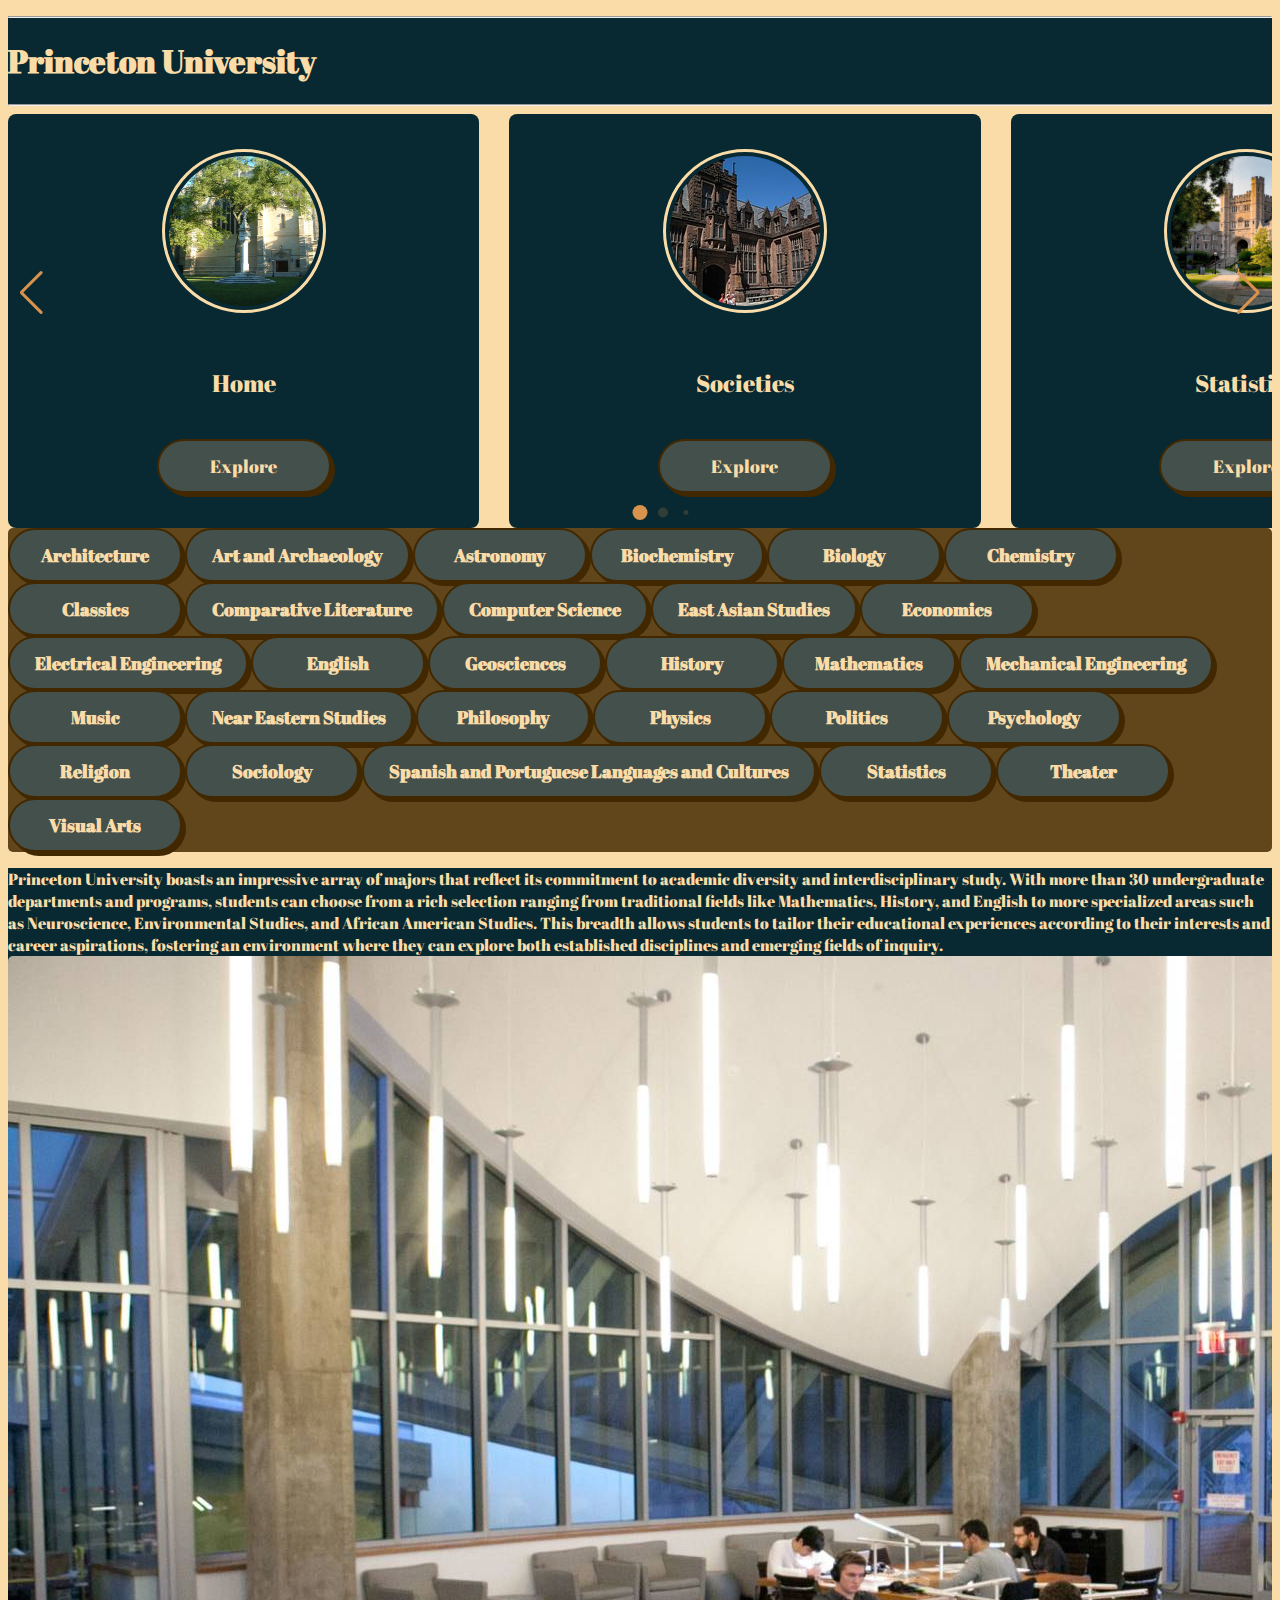
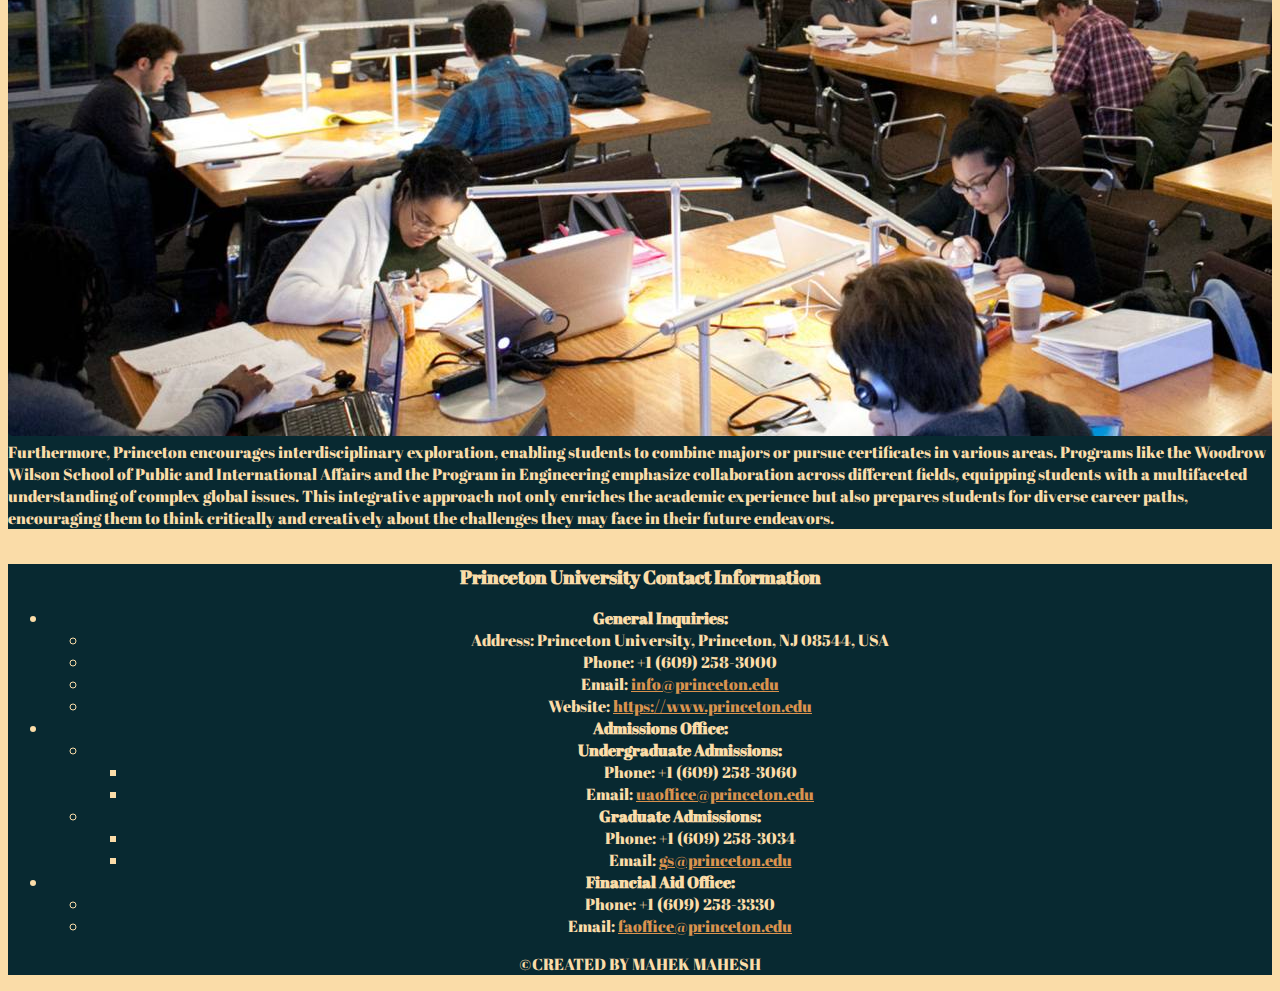
<file: major.html>
<!doctype html>
<html lang="en">

<head>
  <title>College Project</title>
  <!-- Required meta tags -->
  <meta charset="utf-8" />
  <meta name="viewport" content="width=device-width, initial-scale=1, shrink-to-fit=no" />
  <link rel="stylesheet" href="tab.css">
  <!--LINKING SWIPER JS-->
  <link rel="stylesheet" href="https://cdn.jsdelivr.net/npm/swiper@11/swiper-bundle.min.css" />
  <!-- Bootstrap CSS v5.2.1 -->
  <link href="https://cdn.jsdelivr.net/npm/bootstrap@5.3.2/dist/css/bootstrap.min.css" rel="stylesheet"
    integrity="sha384-T3c6CoIi6uLrA9TneNEoa7RxnatzjcDSCmG1MXxSR1GAsXEV/Dwwykc2MPK8M2HN" crossorigin="anonymous" />
  <link rel="preconnect" href="https://fonts.googleapis.com">
  <link rel="preconnect" href="https://fonts.gstatic.com" crossorigin>
  <link href="https://fonts.googleapis.com/css2?family=Abril+Fatface&display=swap" rel="stylesheet">
</head>

<body>

  <div id="body">



    <div class="content">
      <div class="header">
        <div class="row m-3 p-3">

          <hr>
          <h1 class="col-12 text-center"> Princeton University </h1>


          <!-- TEST-->

          <hr>

        </div>
      </div>
      <div class="row m-3" id="rotcar">
        <!-- ROTATING CAROUSEL-->
        <!--https://www.youtube.com/watch?v=XxG7vqFecR8&list=PLpwngcHZlPae68z_mLFNfbJFIJVJ_Zcx2&index=2-->
        <div class="container swiper">
          <div class="slider-wrapper">
            <div class="card-list swiper-wrapper">
              <div class="card-item swiper-slide">
                <img src="images/round1.jpg" alt="User Image" class="user-image">
                <h2 class="user-profession"> Home</h2>


                <a class="button-74 message-button" role="button" href="index.html">Explore</a>
              </div>
              <div class="card-item swiper-slide">
                <img src="images/round2.jpg" alt="User Image" class="user-image">
                <h2 class="user-profession">Societies</h2>

                <a class="button-74 message-button" role="button" href="society.html">Explore</a>
              </div>
              <div class="card-item swiper-slide">
                <img src="images/round3.jpg" alt="User Image" class="user-image">
                <h2 class="user-profession">Statistics</h2>

                <a class="button-74 message-button" role="button" href="statistics.html">Explore</a>
              </div>
              <div class="card-item swiper-slide">
                <img src="images/round4.jpg" alt="User Image" class="user-image">
                <h2 class="user-profession"> Dorms</h2>

                <a class="button-74 message-button" role="button" href="dorms.html">Explore</a>
              </div>
              <div class="card-item swiper-slide">
                <img src="images/round5.jpg" alt="User Image" class="user-image">
                <h2 class="user-profession"> Food</h2>

                <a class="button-74 message-button" role="button" href="food.html">Explore</a>
              </div>
              <div class="card-item swiper-slide">
                <img src="images/round6.jpg" alt="User Image" class="user-image">
                <h2 class="user-profession">Location</h2>

                <a class="button-74 message-button" role="button" href="location.html">Explore</a>
              </div>

            </div>
            <div class="swiper-pagination"></div>
            <div class=" swiper-slide-button swiper-button-prev"></div>
            <div class=" swiper-slide-button swiper-button-next"></div>
          </div>
        </div>

      </div>
    </div>
    <div class="row p-3 m-auto info d-flex">
      <div class="col-lg-4 col-md-4 d-flex" id="list">
        <div class="buttoncont p-3">
          <a href="https://soa.princeton.edu" class="button-74">Architecture</a>
          <a href="https://artandarchaeology.princeton.edu" class="button-74">Art and Archaeology</a>
          <a href="https://astronomy.princeton.edu" class="button-74">Astronomy</a>
          <a href="https://biochemistry.princeton.edu" class="button-74">Biochemistry</a>
          <a href="https://biology.princeton.edu" class="button-74">Biology</a>
          <a href="https://chemistry.princeton.edu" class="button-74">Chemistry</a>
          <a href="https://classics.princeton.edu" class="button-74">Classics</a>
          <a href="https://complit.princeton.edu" class="button-74">Comparative Literature</a>
          <a href="https://cs.princeton.edu" class="button-74">Computer Science</a>
          <a href="https://eastasianstudies.princeton.edu" class="button-74">East Asian Studies</a>
          <a href="https://economics.princeton.edu" class="button-74">Economics</a>
          <a href="https://ee.princeton.edu" class="button-74">Electrical Engineering</a>
          <a href="https://english.princeton.edu" class="button-74">English</a>
          <a href="https://geosciences.princeton.edu" class="button-74">Geosciences</a>
          <a href="https://history.princeton.edu" class="button-74">History</a>
          <a href="https://math.princeton.edu" class="button-74">Mathematics</a>
          <a href="https://me.princeton.edu" class="button-74">Mechanical Engineering</a>
          <a href="https://music.princeton.edu" class="button-74">Music</a>
          <a href="https://nes.princeton.edu" class="button-74">Near Eastern Studies</a>
          <a href="https://philosophy.princeton.edu" class="button-74">Philosophy</a>
          <a href="https://physics.princeton.edu" class="button-74">Physics</a>
          <a href="https://politics.princeton.edu" class="button-74">Politics</a>
          <a href="https://psychology.princeton.edu" class="button-74">Psychology</a>
          <a href="https://religion.princeton.edu" class="button-74">Religion</a>
          <a href="https://sociology.princeton.edu" class="button-74">Sociology</a>
          <a href="https://spanport.princeton.edu" class="button-74">Spanish and Portuguese Languages and Cultures</a>
          <a href="https://statistics.princeton.edu" class="button-74">Statistics</a>
          <a href="https://theater.princeton.edu" class="button-74">Theater</a>
          <a href="https://visualarts.princeton.edu" class="button-74">Visual Arts</a>
        </div>
      </div>
    
      <div class="col-lg-8 col-md-8 col-sm-12 m-auto p-5 d-flex" id="cont">
        <div>
          <p>
            Princeton University boasts an impressive array of majors that reflect its commitment to academic diversity
            and interdisciplinary study. With more than 30 undergraduate departments and programs, students can choose
            from a rich selection ranging from traditional fields like Mathematics, History, and English to more
            specialized areas such as Neuroscience, Environmental Studies, and African American Studies. This breadth
            allows students to tailor their educational experiences according to their interests and career aspirations,
            fostering an environment where they can explore both established disciplines and emerging fields of inquiry.
            <br>
            <img src="images/majors.jpg" class="img-fluid" id="article-photo">
          <br>
            Furthermore, Princeton encourages interdisciplinary exploration, enabling students to combine majors or pursue
            certificates in various areas. Programs like the Woodrow Wilson School of Public and International Affairs and
            the Program in Engineering emphasize collaboration across different fields, equipping students with a
            multifaceted understanding of complex global issues. This integrative approach not only enriches the academic
            experience but also prepares students for diverse career paths, encouraging them to think critically and
            creatively about the challenges they may face in their future endeavors.
          </p>
        </div>
      </div>
    </div>
    


  </div>

  </div>
  </div>
  <footer>
    <div>
      <h3>Princeton University Contact Information</h3>
      <ul>
        <li><strong>General Inquiries:</strong>
          <ul>
            <li>Address: Princeton University, Princeton, NJ 08544, USA</li>
            <li>Phone: +1 (609) 258-3000</li>
            <li>Email: <a id="foot"  href="mailto:info@princeton.edu">info@princeton.edu</a></li>
            <li>Website: <a id="foot"  href="https://www.princeton.edu" target="_blank">https://www.princeton.edu</a></li>
          </ul>
        </li>
        <li><strong>Admissions Office:</strong>
          <ul>
            <li><strong>Undergraduate Admissions:</strong>
              <ul>
                <li>Phone: +1 (609) 258-3060</li>
                <li>Email: <a id="foot" href="mailto:uaoffice@princeton.edu">uaoffice@princeton.edu</a></li>
              </ul>
            </li>
            <li><strong>Graduate Admissions:</strong>
              <ul>
                <li>Phone: +1 (609) 258-3034</li>
                <li>Email: <a id="foot" href="mailto:gs@princeton.edu">gs@princeton.edu</a></li>
              </ul>
            </li>
          </ul>
        </li>
        <li><strong>Financial Aid Office:</strong>
          <ul>
            <li>Phone: +1 (609) 258-3330</li>
            <li>Email: <a id="foot" href="mailto:faoffice@princeton.edu">faoffice@princeton.edu</a></li>
          </ul>
        </li>
      </ul>
    </div>

  
    <div>
      <p>&copy;CREATED BY MAHEK MAHESH</p>
    </div>
  </footer>
  <!--LINKING SWIPER JS-->
  <script src="https://cdn.jsdelivr.net/npm/swiper@11/swiper-bundle.min.js"></script>
  <!-- Bootstrap JavaScript Libraries -->
  <script src="https://cdn.jsdelivr.net/npm/@popperjs/core@2.11.8/dist/umd/popper.min.js"
    integrity="sha384-I7E8VVD/ismYTF4hNIPjVp/Zjvgyol6VFvRkX/vR+Vc4jQkC+hVqc2pM8ODewa9r"
    crossorigin="anonymous"></script>

  <script src="https://cdn.jsdelivr.net/npm/bootstrap@5.3.2/dist/js/bootstrap.min.js"
    integrity="sha384-BBtl+eGJRgqQAUMxJ7pMwbEyER4l1g+O15P+16Ep7Q9Q+zqX6gSbd85u4mG4QzX+"
    crossorigin="anonymous"></script>
  <script src="tab.js"></script>
</body>

</html>
</file>
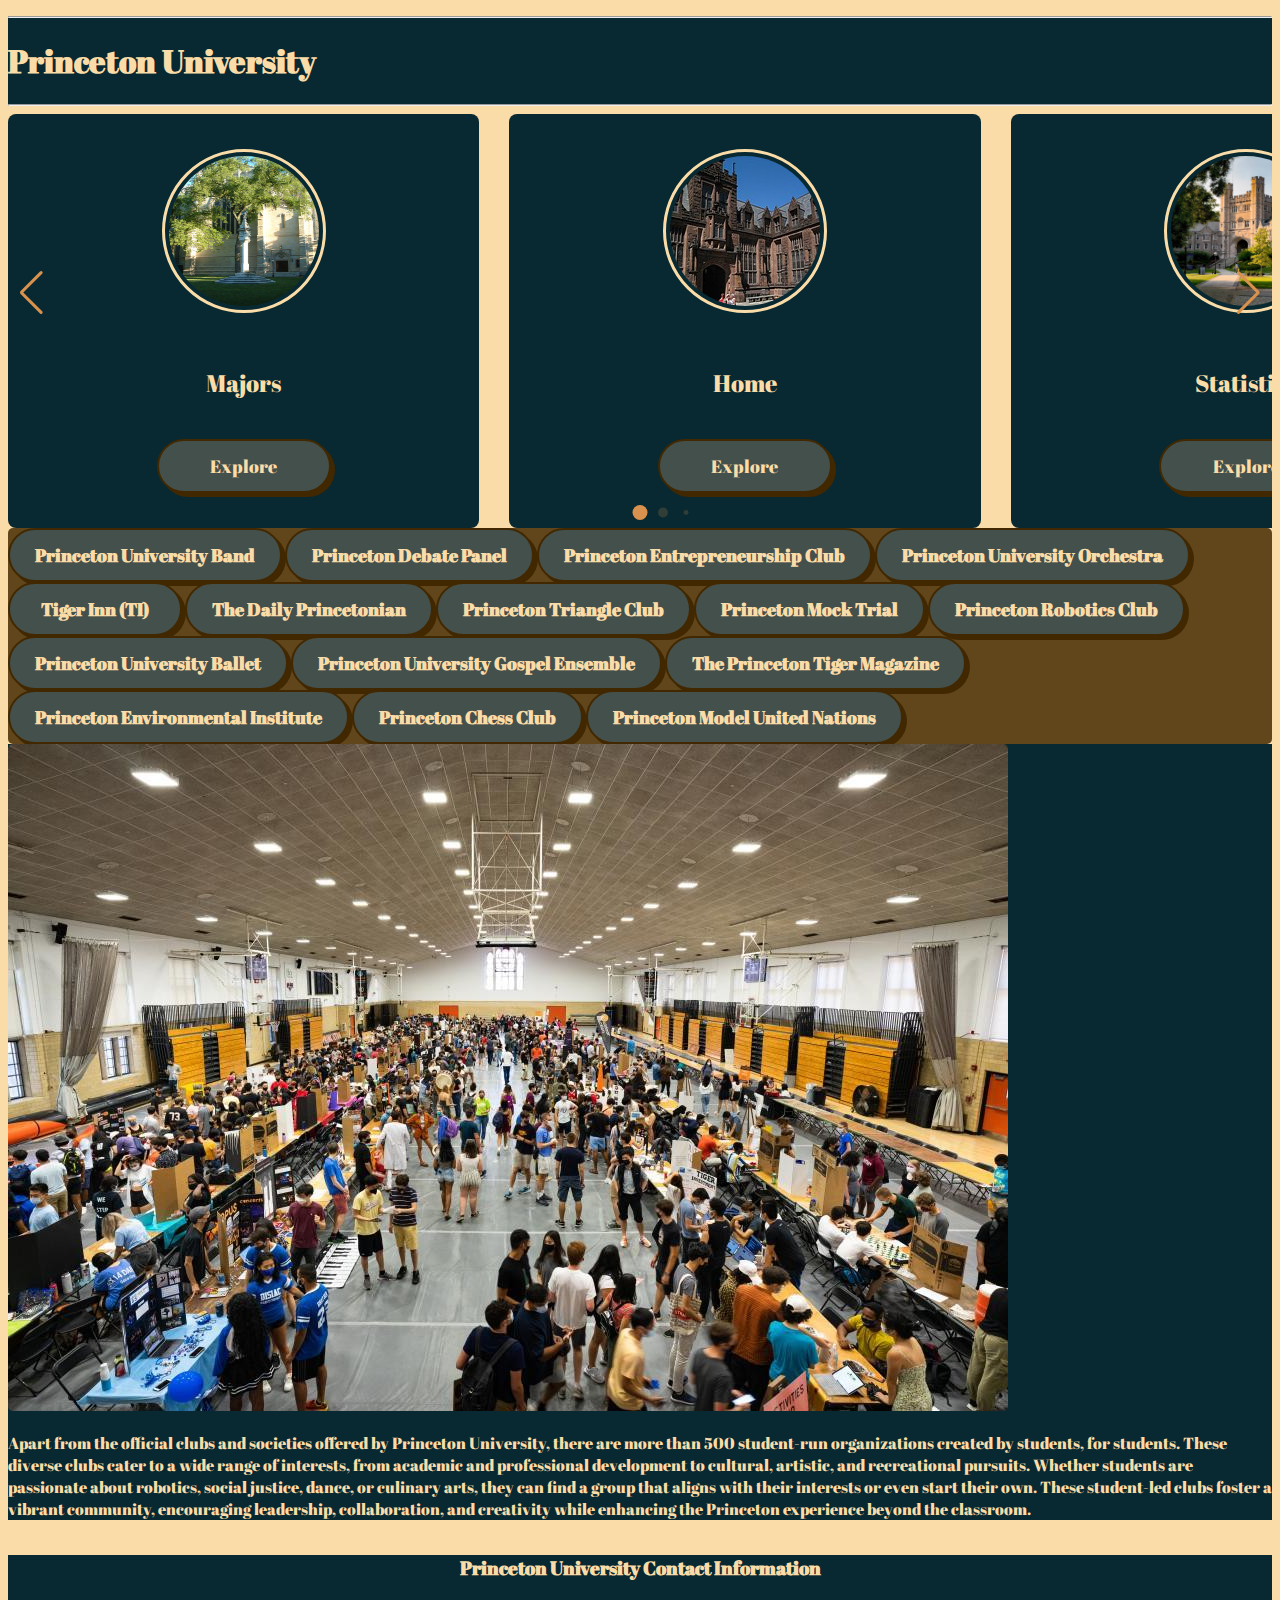
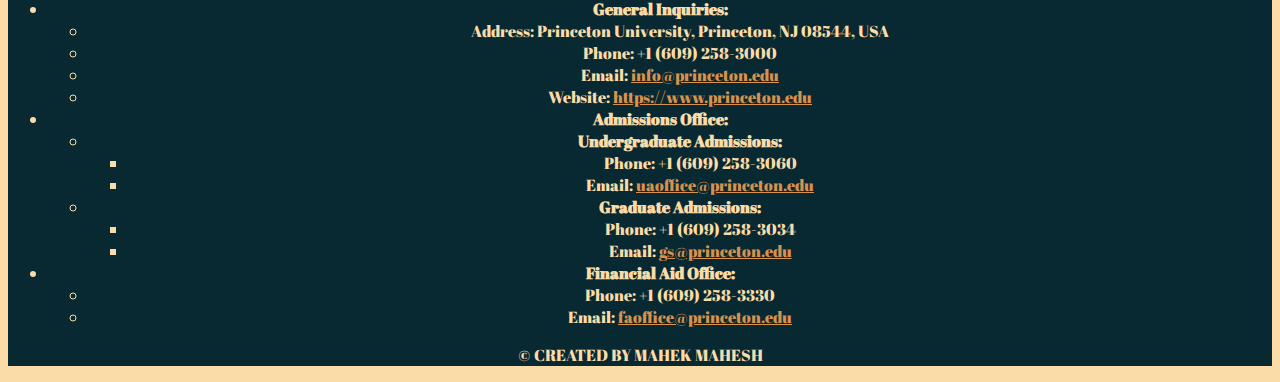
<file: society.html>
<!doctype html>
<html lang="en">

<head>
  <title>College Project</title>
  <!-- Required meta tags -->
  <meta charset="utf-8" />
  <meta name="viewport" content="width=device-width, initial-scale=1, shrink-to-fit=no" />
  <link rel="stylesheet" href="tab.css">
  <!--LINKING SWIPER JS-->
  <link rel="stylesheet" href="https://cdn.jsdelivr.net/npm/swiper@11/swiper-bundle.min.css" />
  <!-- Bootstrap CSS v5.2.1 -->
  <link href="https://cdn.jsdelivr.net/npm/bootstrap@5.3.2/dist/css/bootstrap.min.css" rel="stylesheet"
    integrity="sha384-T3c6CoIi6uLrA9TneNEoa7RxnatzjcDSCmG1MXxSR1GAsXEV/Dwwykc2MPK8M2HN" crossorigin="anonymous" />
  <link rel="preconnect" href="https://fonts.googleapis.com">
  <link rel="preconnect" href="https://fonts.gstatic.com" crossorigin>
  <link href="https://fonts.googleapis.com/css2?family=Abril+Fatface&display=swap" rel="stylesheet">
</head>

<body>

  <div id="body">



    <div class="content">
      <div class="header">
        <div class="row m-3 p-3">

          <hr>
          <h1 class="col-12 text-center"> Princeton University </h1>


          <!-- TEST-->

          <hr>

        </div>
      </div>
      <div class="row m-3" id="rotcar">
        <!-- ROTATING CAROUSEL-->
        <!--https://www.youtube.com/watch?v=XxG7vqFecR8&list=PLpwngcHZlPae68z_mLFNfbJFIJVJ_Zcx2&index=2-->
        <div class="container swiper">
          <div class="slider-wrapper">
            <div class="card-list swiper-wrapper">
              <div class="card-item swiper-slide">
                <img src="images/round1.jpg" alt="User Image" class="user-image">
                <h2 class="user-profession"> Majors</h2>


                <a class="button-74 message-button" role="button" href="major.html">Explore</a>
              </div>
              <div class="card-item swiper-slide">
                <img src="images/round2.jpg" alt="User Image" class="user-image">
                <h2 class="user-profession">Home</h2>

                <a class="button-74 message-button" role="button" href="index.html">Explore</a>
              </div>
              <div class="card-item swiper-slide">
                <img src="images/round3.jpg" alt="User Image" class="user-image">
                <h2 class="user-profession">Statistics</h2>

                <a class="button-74 message-button" role="button" href="statistics.html">Explore</a>
              </div>
              <div class="card-item swiper-slide">
                <img src="images/round4.jpg" alt="User Image" class="user-image">
                <h2 class="user-profession"> Dorms</h2>

                <a class="button-74 message-button" role="button" href="dorms.html">Explore</a>
              </div>
              <div class="card-item swiper-slide">
                <img src="images/round5.jpg" alt="User Image" class="user-image">
                <h2 class="user-profession"> Food</h2>

                <a class="button-74 message-button" role="button" href="food.html">Explore</a>
              </div>
              <div class="card-item swiper-slide">
                <img src="images/round6.jpg" alt="User Image" class="user-image">
                <h2 class="user-profession">Location</h2>

                <a class="button-74 message-button" role="button" href="location.html">Explore</a>
              </div>

            </div>
            <div class="swiper-pagination"></div>
            <div class=" swiper-slide-button swiper-button-prev"></div>
            <div class=" swiper-slide-button swiper-button-next"></div>
          </div>
        </div>

      </div>
    </div>

    <div class="row p-3 m-auto info">
      <div class="col-lg-4 col-md-4" id="list">
        <div class="buttoncont p-3">
          <a href="https://www.princetonband.com/" class="button-74">Princeton University Band</a>
          <a href="https://debate.princeton.edu/" class="button-74">Princeton Debate Panel</a>
          <a href="https://entrepreneurs.princeton.edu/" class="button-74">Princeton Entrepreneurship Club</a>
          <a href="https://www.princeton.edu/~puo/" class="button-74">Princeton University Orchestra</a>
          <a href="https://www.tigerinn.com/" class="button-74">Tiger Inn (TI)</a>
          <a href="https://www.dailyprincetonian.com/" class="button-74">The Daily Princetonian</a>
          <a href="https://triangleclub.princeton.edu/" class="button-74">Princeton Triangle Club</a>
          <a href="https://www.princetonmocktrial.com/" class="button-74">Princeton Mock Trial</a>
          <a href="https://princetonrobotics.com/" class="button-74">Princeton Robotics Club</a>
          <a href="https://www.princetonuniversityballet.com/" class="button-74">Princeton University Ballet</a>
          <a href="https://www.princetongospel.com/" class="button-74">Princeton University Gospel Ensemble</a>
          <a href="https://www.princeton.edu/~tiger/" class="button-74">The Princeton Tiger Magazine</a>
          <a href="https://environment.princeton.edu/" class="button-74">Princeton Environmental Institute</a>
          <a href="https://www.princeton.edu/~pucc/" class="button-74">Princeton Chess Club</a>
          <a href="https://pmunc.princeton.edu/" class="button-74">Princeton Model United Nations</a>
        </div>
      </div>

      <div class="col-lg-8 col-md-8 col-sm-12 m-auto p-5" id="cont">
        <img src="images/clubs.jpg " class="img-fluid" id="article-photo">
        
        <p>Apart from the official clubs and societies offered by Princeton University, there are more than 500
          student-run organizations created by students, for students. These diverse clubs cater to a wide range of
          interests, from academic and professional development to cultural, artistic, and recreational pursuits.
          Whether students are passionate about robotics, social justice, dance, or culinary arts, they can find a group
          that aligns with their interests or even start their own. These student-led clubs foster a vibrant community,
          encouraging leadership, collaboration, and creativity while enhancing the Princeton experience beyond the
          classroom.</p>
       
      </div>
    </div>
  </div>

  <footer>
    <div>
      <h3>Princeton University Contact Information</h3>
      <ul>
        <li><strong>General Inquiries:</strong>
          <ul>
            <li>Address: Princeton University, Princeton, NJ 08544, USA</li>
            <li>Phone: +1 (609) 258-3000</li>
            <li>Email: <a id="foot" href="mailto:info@princeton.edu">info@princeton.edu</a></li>
            <li>Website: <a id="foot" href="https://www.princeton.edu" target="_blank">https://www.princeton.edu</a>
            </li>
          </ul>
        </li>
        <li><strong>Admissions Office:</strong>
          <ul>
            <li><strong>Undergraduate Admissions:</strong>
              <ul>
                <li>Phone: +1 (609) 258-3060</li>
                <li>Email: <a id="foot" href="mailto:uaoffice@princeton.edu">uaoffice@princeton.edu</a></li>
              </ul>
            </li>
            <li><strong>Graduate Admissions:</strong>
              <ul>
                <li>Phone: +1 (609) 258-3034</li>
                <li>Email: <a id="foot" href="mailto:gs@princeton.edu">gs@princeton.edu</a></li>
              </ul>
            </li>
          </ul>
        </li>
        <li><strong>Financial Aid Office:</strong>
          <ul>
            <li>Phone: +1 (609) 258-3330</li>
            <li>Email: <a id="foot" href="mailto:faoffice@princeton.edu">faoffice@princeton.edu</a></li>
          </ul>
        </li>
      </ul>
    </div>
    <div>
      <p>&copy; CREATED BY MAHEK MAHESH</p>
    </div>
  </footer>
  <!--LINKING SWIPER JS-->
  <script src="https://cdn.jsdelivr.net/npm/swiper@11/swiper-bundle.min.js"></script>
  <!-- Bootstrap JavaScript Libraries -->
  <script src="https://cdn.jsdelivr.net/npm/@popperjs/core@2.11.8/dist/umd/popper.min.js"
    integrity="sha384-I7E8VVD/ismYTF4hNIPjVp/Zjvgyol6VFvRkX/vR+Vc4jQkC+hVqc2pM8ODewa9r"
    crossorigin="anonymous"></script>

  <script src="https://cdn.jsdelivr.net/npm/bootstrap@5.3.2/dist/js/bootstrap.min.js"
    integrity="sha384-BBtl+eGJRgqQAUMxJ7pMwbEyER4l1g+O15P+16Ep7Q9Q+zqX6gSbd85u4mG4QzX+"
    crossorigin="anonymous"></script>
  <script src="tab.js"></script>
</body>

</html>
</file>
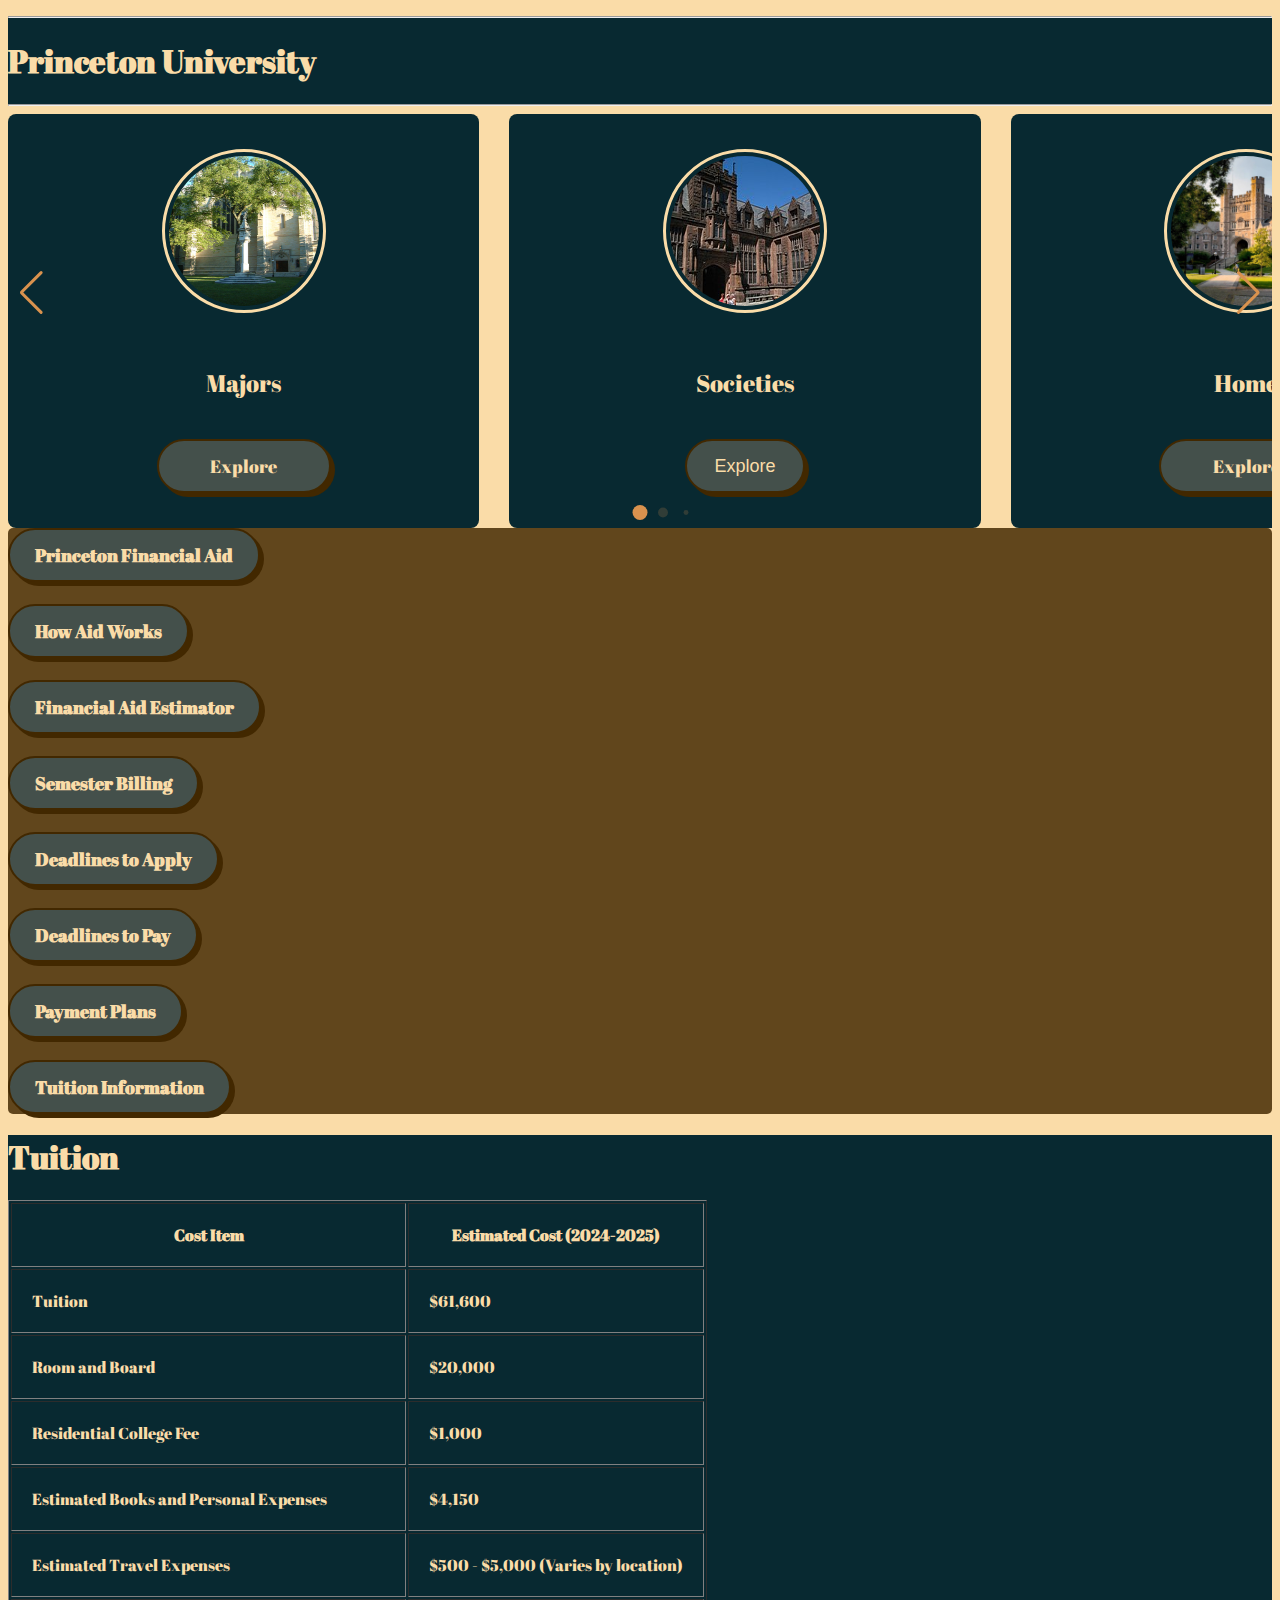
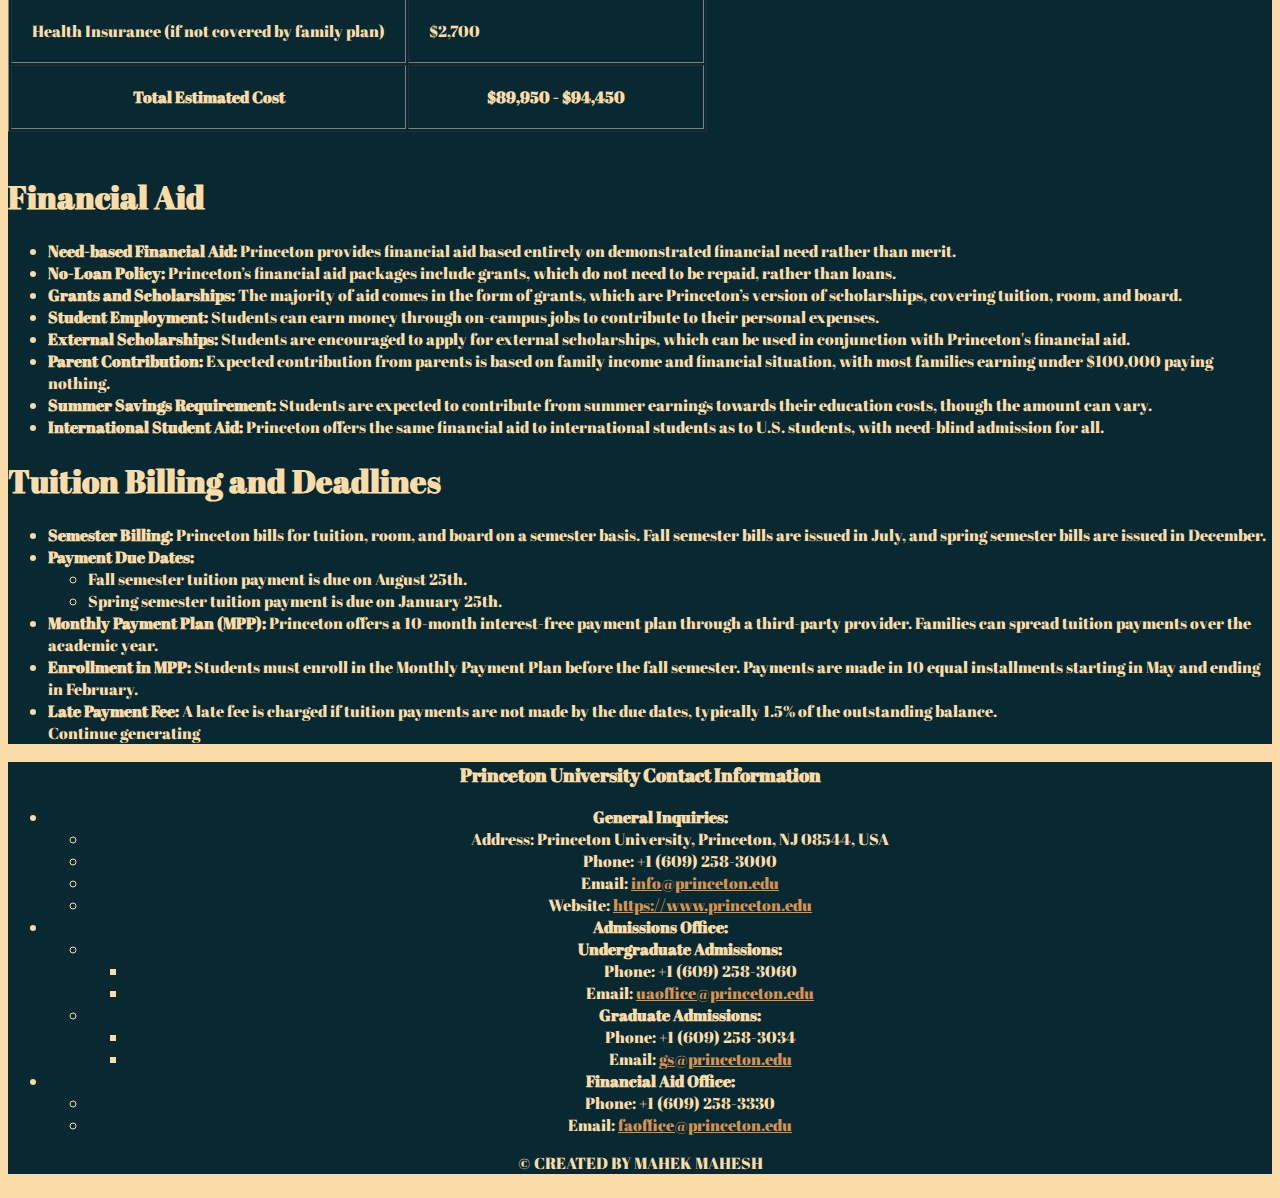
<file: statistics.html>
<!doctype html>
<html lang="en">

<head>
  <title>College Project</title>
  <!-- Required meta tags -->
  <meta charset="utf-8" />
  <meta name="viewport" content="width=device-width, initial-scale=1, shrink-to-fit=no" />
  <link rel="stylesheet" href="tab.css">
  <!--LINKING SWIPER JS-->
  <link rel="stylesheet" href="https://cdn.jsdelivr.net/npm/swiper@11/swiper-bundle.min.css" />
  <!-- Bootstrap CSS v5.2.1 -->
  <link href="https://cdn.jsdelivr.net/npm/bootstrap@5.3.2/dist/css/bootstrap.min.css" rel="stylesheet"
    integrity="sha384-T3c6CoIi6uLrA9TneNEoa7RxnatzjcDSCmG1MXxSR1GAsXEV/Dwwykc2MPK8M2HN" crossorigin="anonymous" />
  <link rel="preconnect" href="https://fonts.googleapis.com">
  <link rel="preconnect" href="https://fonts.gstatic.com" crossorigin>
  <link href="https://fonts.googleapis.com/css2?family=Abril+Fatface&display=swap" rel="stylesheet">
</head>

<body>

  <div id="body">



    <div class="content">
      <div class="header">
        <div class="row m-3 p-3">

          <hr>
          <h1 class="col-12 text-center"> Princeton University </h1>


          <!-- TEST-->

          <hr>

        </div>
      </div>
      <div class="row m-3" id="rotcar">
        <!-- ROTATING CAROUSEL-->
        <!--https://www.youtube.com/watch?v=XxG7vqFecR8&list=PLpwngcHZlPae68z_mLFNfbJFIJVJ_Zcx2&index=2-->
        <div class="container swiper">
          <div class="slider-wrapper">
            <div class="card-list swiper-wrapper">
              <div class="card-item swiper-slide">
                <img src="images/round1.jpg" alt="User Image" class="user-image">
                <h2 class="user-profession"> Majors</h2>


                <a class="button-74 message-button" role="button" href="major.html">Explore</a>
              </div>
              <div class="card-item swiper-slide">
                <img src="images/round2.jpg" alt="User Image" class="user-image">
                <h2 class="user-profession">Societies</h2>

                <button class="button-74 message-button" role="button" href="society.html">Explore</button>
              </div>
              <div class="card-item swiper-slide">
                <img src="images/round3.jpg" alt="User Image" class="user-image">
                <h2 class="user-profession">Home</h2>

                <a class="button-74 message-button" role="button" href="index.html">Explore</a>
              </div>
              <div class="card-item swiper-slide">
                <img src="images/round4.jpg" alt="User Image" class="user-image">
                <h2 class="user-profession"> Dorms</h2>

                <a class="button-74 message-button" role="button" href="dorms.html">Explore</a>
              </div>
              <div class="card-item swiper-slide">
                <img src="images/round5.jpg" alt="User Image" class="user-image">
                <h2 class="user-profession"> Food</h2>

                <a class="button-74 message-button" role="button" href="food.html">Explore</a>
              </div>
              <div class="card-item swiper-slide">
                <img src="images/round6.jpg" alt="User Image" class="user-image">
                <h2 class="user-profession">Location</h2>

                <a class="button-74 message-button" role="button" href="location.html">Explore</a>
              </div>

            </div>
            <div class="swiper-pagination"></div>
            <div class=" swiper-slide-button swiper-button-prev"></div>
            <div class=" swiper-slide-button swiper-button-next"></div>
          </div>
        </div>

      </div>
    </div>
    <div class="row p-3 m-auto info">
        <div class="row p-3 m-auto info">
            <div class="col-lg-4 col-md-4 p-3" id="list">
              
      <a href="https://admission.princeton.edu/cost-aid" class="button-74">Princeton Financial Aid</a> <br><br>
              <a href="https://admission.princeton.edu/cost-aid/how-aid-works" class="button-74">How Aid Works</a><br><br>
              <a href="https://admission.princeton.edu/cost-aid/financial-aid-estimator" class="button-74">Financial Aid Estimator</a><br><br>
              <a href="https://finance.princeton.edu/student-accounts/semester-billing" class="button-74">Semester Billing</a><br><br>
              <a href="https://admission.princeton.edu/apply/deadlines" class="button-74">Deadlines to Apply</a><br><br>
              <a href="https://finance.princeton.edu/student-accounts/payment-due-dates" class="button-74">Deadlines to Pay</a><br><br>
              <a href="https://finance.princeton.edu/student-accounts/payment-options/payment-plans" class="button-74">Payment Plans</a><br><br>
              <a href="https://admission.princeton.edu/cost-aid/tuition" class="button-74">Tuition Information</a>
            </div>
    
            <div class="col-lg-8 col-md-8 col-sm-12 m-auto p-5 text-center" id="cont">
              <h1>Tuition</h1>
              <table border="1" cellpadding="20" cellspacing="2">
                <thead>
                  <tr>
                    <th>Cost Item</th>
                    <th>Estimated Cost (2024-2025)</th>
                  </tr>
                </thead>
                <tbody>
                  <tr>
                    <td>Tuition</td>
                    <td>$61,600</td>
                  </tr>
                  <tr>
                    <td>Room and Board</td>
                    <td>$20,000</td>
                  </tr>
                  <tr>
                    <td>Residential College Fee</td>
                    <td>$1,000</td>
                  </tr>
                  <tr>
                    <td>Estimated Books and Personal Expenses</td>
                    <td>$4,150</td>
                  </tr>
                  <tr>
                    <td>Estimated Travel Expenses</td>
                    <td>$500 - $5,000 (Varies by location)</td>
                  </tr>
                  <tr>
                    <td>Health Insurance (if not covered by family plan)</td>
                    <td>$2,700</td>
                  </tr>
                </tbody>
                <tfoot>
                  <tr>
                    <th>Total Estimated Cost</th>
                    <th>$89,950 - $94,450</th>
                  </tr>
                </tfoot>
              </table>
              <br>
    
              <h1>Financial Aid</h1>
              <ul>
                <li><strong>Need-based Financial Aid:</strong> Princeton provides financial aid based entirely on demonstrated financial need rather than merit.</li>
                <li><strong>No-Loan Policy:</strong> Princeton’s financial aid packages include grants, which do not need to be repaid, rather than loans.</li>
                <li><strong>Grants and Scholarships:</strong> The majority of aid comes in the form of grants, which are Princeton’s version of scholarships, covering tuition, room, and board.</li>
                <li><strong>Student Employment:</strong> Students can earn money through on-campus jobs to contribute to their personal expenses.</li>
                <li><strong>External Scholarships:</strong> Students are encouraged to apply for external scholarships, which can be used in conjunction with Princeton's financial aid.</li>
                <li><strong>Parent Contribution:</strong> Expected contribution from parents is based on family income and financial situation, with most families earning under $100,000 paying nothing.</li>
                <li><strong>Summer Savings Requirement:</strong> Students are expected to contribute from summer earnings towards their education costs, though the amount can vary.</li>
                <li><strong>International Student Aid:</strong> Princeton offers the same financial aid to international students as to U.S. students, with need-blind admission for all.</li>
              </ul>
    
              <h1>Tuition Billing and Deadlines</h1>
              <ul>
                <li><strong>Semester Billing:</strong> Princeton bills for tuition, room, and board on a semester basis. Fall semester bills are issued in July, and spring semester bills are issued in December.</li>
                <li><strong>Payment Due Dates:</strong>
                  <ul>
                    <li>Fall semester tuition payment is due on August 25th.</li>
                    <li>Spring semester tuition payment is due on January 25th.</li>
                  </ul>
                </li>
                <li><strong>Monthly Payment Plan (MPP):</strong> Princeton offers a 10-month interest-free payment plan through a third-party provider. Families can spread tuition payments over the academic year.</li>
                <li><strong>Enrollment in MPP:</strong> Students must enroll in the Monthly Payment Plan before the fall semester. Payments are made in 10 equal installments starting in May and ending in February.</li>
                <li><strong>Late Payment Fee:</strong> A late fee is charged if tuition payments are not made by the due dates, typically 1.5% of the outstanding balance.</li>
    
    
    
    
    
    
    
    
    Continue generating

  </div>
  </div>
  <footer>
    <div>
      <h3>Princeton University Contact Information</h3>
      <ul>
        <li><strong>General Inquiries:</strong>
          <ul>
            <li>Address: Princeton University, Princeton, NJ 08544, USA</li>
            <li>Phone: +1 (609) 258-3000</li>
            <li>Email: <a id="foot"  href="mailto:info@princeton.edu">info@princeton.edu</a></li>
            <li>Website: <a id="foot"  href="https://www.princeton.edu" target="_blank">https://www.princeton.edu</a></li>
          </ul>
        </li>
        <li><strong>Admissions Office:</strong>
          <ul>
            <li><strong>Undergraduate Admissions:</strong>
              <ul>
                <li>Phone: +1 (609) 258-3060</li>
                <li>Email: <a id="foot" href="mailto:uaoffice@princeton.edu">uaoffice@princeton.edu</a></li>
              </ul>
            </li>
            <li><strong>Graduate Admissions:</strong>
              <ul>
                <li>Phone: +1 (609) 258-3034</li>
                <li>Email: <a id="foot" href="mailto:gs@princeton.edu">gs@princeton.edu</a></li>
              </ul>
            </li>
          </ul>
        </li>
        <li><strong>Financial Aid Office:</strong>
          <ul>
            <li>Phone: +1 (609) 258-3330</li>
            <li>Email: <a id="foot" href="mailto:faoffice@princeton.edu">faoffice@princeton.edu</a></li>
          </ul>
        </li>
      </ul>
    </div>

  
    <div>
      <p>&copy; CREATED BY MAHEK MAHESH</p>
    </div>
  </footer>
  <!--LINKING SWIPER JS-->
  <script src="https://cdn.jsdelivr.net/npm/swiper@11/swiper-bundle.min.js"></script>
  <!-- Bootstrap JavaScript Libraries -->
  <script src="https://cdn.jsdelivr.net/npm/@popperjs/core@2.11.8/dist/umd/popper.min.js"
    integrity="sha384-I7E8VVD/ismYTF4hNIPjVp/Zjvgyol6VFvRkX/vR+Vc4jQkC+hVqc2pM8ODewa9r"
    crossorigin="anonymous"></script>

  <script src="https://cdn.jsdelivr.net/npm/bootstrap@5.3.2/dist/js/bootstrap.min.js"
    integrity="sha384-BBtl+eGJRgqQAUMxJ7pMwbEyER4l1g+O15P+16Ep7Q9Q+zqX6gSbd85u4mG4QzX+"
    crossorigin="anonymous"></script>
  <script src="tab.js"></script>
</body>

</html>
</file>
<file: style.css>
html{
    background-color: #fadca8;
    justify-content: center;
}

#body{ 
    background-color: #fadca8;
    font-family: "Abril Fatface", serif;
    color:#082931;
    overflow-x: hidden;
}

h1{
    font-size:500;
}

.header{
  background-color: #082931;
  color:#fadca8;
}
.popup-content {
    background-color:#082931;
    border-radius: 5px 5px 5px 5px ;
    color:#fadca8;
  

}
#logo{
  height:200px;
  width:400px;
 margin:auto;
}

#intro{
  text-align: center;
}



#nav{
  background-color:#082931 ;
  justify-content: center;
}
/* CSS from getcssscan.com!! */
.button-89 {
  --b: 3px;   /* border thickness */
  --s: .45em; /* size of the corner */
  --color: #fadca8;
  
  padding: calc(.5em + var(--s)) calc(.9em + var(--s));
  color: var(--color);
  --_p: var(--s);
  background:
    conic-gradient(from 90deg at var(--b) var(--b),#0000 90deg,var(--color) 0)
    var(--_p) var(--_p)/calc(100% - var(--b) - 2*var(--_p)) calc(100% - var(--b) - 2*var(--_p));
  transition: .3s linear, color 0s, background-color 0s;
  outline: var(--b) solid #0000;
  outline-offset: .6em;
  font-size: 16px;

  border: 0;

  user-select: none;
  -webkit-user-select: none;
  touch-action: manipulation;
}

.button-89:hover,
.button-89:focus-visible{
  --_p: 0px;
  outline-color: var(--color);
  outline-offset: .05em;
}

.button-89:active {
  background: var(--color);
  color: #44504b;
}

button{
  color:#fadca8;
}

/* The landing page must disappear once submit is clicked*/
#greeting {
  display: block;
  opacity: 1;
  transform: translateY(0);
}
#content {
  display: none;
  opacity: 0;
  transition: opacity 1s;
}
/* The landing page must disappear once submit is clicked*/

/* rotating carousel*/
.card-list .card-item {
  color:#fadca8;
  width: 400px;
  padding:35px;
  display: flex;
  flex-direction:column;
  align-items:center;
  justify-content: center;
  border-radius: 8px;
  backdrop-filter:blur(30px);
  background:#082931;
  border: 1px solid rgbs( 255, 255, 255, 0.5);
}

.card-list .card-item .user-image {

  width: 150px;
  height: 150px;
  border-radius: 50%;
  margin-bottom:40px;
  border: 3px solid #fadca8;
  padding: 4px;
}

.card-list .card-item .user-profession {
  color:#fadca8;
  font-weight:500;
  margin: 14px 0 40px;
}

.card-list .card-item .message-button {
  color:#fadca8;
  font-weight: 500;

}


.slider-wrapper .swiper-pagination-bullet {
  background:#d9924e;
  height: 15px;
  width: 15px;
}



.slider-wrapper .swiper-slide-button {
  color:#d9924e;
  margin-top: -50px;
}

.slider-wrapper .swiper-slide-button:hover {
  color:#d9924e;
}

.inst{
  background-color: #082931;
  color:#fadca8;
}
#desc{
  border-radius: 5px 5px 5px 5px;
}

#popup {
  position: fixed;
  top: 50%;
  left: 50%;
  transform: translate(-50%, -50%);
  background-color: #082931;
  padding: 20px;
  border-radius: 5px;
  box-shadow: 0px 0px 20px #d9924e;
  z-index: 1000; 
}

#popup.hidden {
  display: none;

}

.heroimg{
  box-shadow: 0px 0px 20px #d9924e;
  border-radius: 5px 5px 5px 5px;
}




/* CSS */
.button-74 {
  background-color: #44504b;
  border: 2px solid #422800;
  border-radius: 30px;
  box-shadow: #422800 4px 4px 0 0;
  color: #422800;
  cursor: pointer;
  display: inline-block;
  font-weight: 600;
  font-size: 18px;
  padding: 0 18px;
  line-height: 50px;
  text-align: center;
  text-decoration: none;
  user-select: none;
  -webkit-user-select: none;
  touch-action: manipulation;
}

.button-74:hover {
  background-color: #d9924e;
}

.button-74:active {
  box-shadow: #422800 2px 2px 0 0;
  transform: translate(2px, 2px);
}

@media (min-width: 768px) {
  .button-74 {
    min-width: 120px;
    padding: 0 25px;
  }
}

footer{
  background-color: #082931;
  color:#fadca8;
  font-family: "Abril Fatface", serif;
  text-align: center;
}
#foot{
  color:#d9924e;
}


#faculty{
  background-color: #d9924e;
  color:#082931;
}


#alumni{
background-color:#44504b;
color:#422800;
}



#container {
  display: grid;
  place-items: center;
 
}

.card__container {
  display: grid;
  row-gap: 3.5rem;
}

.card__article {
  position: relative;
  overflow: hidden;
}

.card__img {
  width: 328px;
  border-radius: 1.5rem;
}

.card__data {
  width: 280px;
  background-color:#ffd18c8d;
  padding: 1.5rem 2rem;
  box-shadow: 0 8px 24px hsla(0, 0%, 0%, .15);
  border-radius: 1rem;
  position: absolute;
  bottom: -9rem;
  left: 0;
  right: 0;
  margin-inline: auto;
  opacity: 0;
  transition: opacity 1s 1s;
}

.card__description {
  display: block;
  font-size: var(--small-font-size);
  margin-bottom: .25rem;
}

.card__title {
  font-size: var(--h2-font-size);
  font-weight: 500;
  color: var(--title-color);
  margin-bottom: .75rem;
}

.card__button {
  text-decoration: none;
  font-size: var(--small-font-size);
  font-weight: 500;
  color: var(--first-color);
}

.card__button:hover {
  text-decoration: underline;
}

/* Naming animations in hover */
.card__article:hover .card__data {
  animation: show-data 1s forwards;
  opacity: 1;
  transition: opacity .3s;
}

.card__article:hover {
  animation: remove-overflow 2s forwards;
}

.card__article:not(:hover) {
  animation: show-overflow 2s forwards;
}

.card__article:not(:hover) .card__data {
  animation: remove-data 1s forwards;
}

/* Card animation */
@keyframes show-data {
  50% {
    transform: translateY(-10rem);
  }
  100% {
    transform: translateY(-7rem);
  }
}

@keyframes remove-overflow {
  to {
    overflow: initial;
  }
}

@keyframes remove-data {
  0% {
    transform: translateY(-7rem);
  }
  50% {
    transform: translateY(-10rem);
  }
  100% {
    transform: translateY(.5rem);
  }
}

@keyframes show-overflow {
  0% {
    overflow: initial;
    pointer-events: none;
  }
  50% {
    overflow: hidden;
  }
}

/*=============== BREAKPOINTS ===============*/
/* For small devices */
@media screen and (max-width: 340px) {
  #container {
    margin-inline: 1rem;
  }

  .card__data {
    width: 250px;
    padding: 1rem;
  }
}

/* For medium devices */
@media screen and (min-width: 768px) {
  .card__container {
    grid-template-columns: repeat(2, 1fr);
    column-gap: 1.5rem;
  }
}

/* For large devices */
@media screen and (min-width: 1120px) {
  #container {
    height: 100vh;
  }

  .card__container {
    grid-template-columns: repeat(3, 1fr);
  }
  .card__img {
    width: 348px;
  }
  .card__data {
    width: 316px;
    padding-inline: 2.5rem;
  }
}
</file>
<file: tab.css>
html {
  background-color: #fadca8;
  justify-content: center;
}

#body {
  background-color: #fadca8;
  font-family: "Abril Fatface", serif;
  color: #082931;
  overflow-x: hidden;
}

h1 {
  font-size: 500;
}

.header {
  background-color: #082931;
  color: #fadca8;
}

/* rotating carousel*/
.card-list .card-item {
  color: #fadca8;
  width: 400px;
  padding: 35px;
  display: flex;
  flex-direction: column;
  align-items: center;
  justify-content: center;
  border-radius: 8px;
  backdrop-filter: blur(30px);
  background: #082931;
  border: 1px solid rgbs(255, 255, 255, 0.5);
}

.card-list .card-item .user-image {

  width: 150px;
  height: 150px;
  border-radius: 50%;
  margin-bottom: 40px;
  border: 3px solid #fadca8;
  padding: 4px;
}

.card-list .card-item .user-profession {
  color: #fadca8;
  font-weight: 500;
  margin: 14px 0 40px;
}

.card-list .card-item .message-button {
  color: #fadca8;
  font-weight: 500;

}


.slider-wrapper .swiper-pagination-bullet {
  background: #d9924e;
  height: 15px;
  width: 15px;
}



.slider-wrapper .swiper-slide-button {
  color: #d9924e;
  margin-top: -50px;
}

.slider-wrapper .swiper-slide-button:hover {
  color: #d9924e;
}

.inst {
  background-color: #082931;
  color: #fadca8;
}

#desc {
  border-radius: 5px 5px 5px 5px;
}




/* CSS */
.button-74 {
  background-color: #44504b;
  border: 2px solid #422800;
  border-radius: 30px;
  box-shadow: #422800 4px 4px 0 0;
  color: #fadca8;
  cursor: pointer;
  display: inline-block;
  font-weight: 600;
  font-size: 18px;
  padding: 0 18px;
  line-height: 50px;
  text-align: center;
  text-decoration: none;
  user-select: none;
  -webkit-user-select: none;
  touch-action: manipulation;
}

.button-74:hover {
  background-color: #d9924e;
}

.button-74:active {
  box-shadow: #422800 2px 2px 0 0;
  transform: translate(2px, 2px);
}

@media (min-width: 768px) {
  .button-74 {
    min-width: 120px;
    padding: 0 25px;
  }
}



#list {
  background-color: #422800d4;
  border-radius: 5px 5px 5px 5px;

  color: #082931;
}

#cont {
  background-color: #082931;
  color: #fadca8;
  height: fit-content;

}

#article-photo {
  border-radius: 5px 5px 5px 5px;
  justify-content: center;
  margin: auto;
}

#dining {
  justify-content: center;
}

footer {
  background-color: #082931;
  color: #fadca8;
  font-family: "Abril Fatface", serif;
  text-align: center;
}

#foot {
  color: #d9924e;
}
</file>
